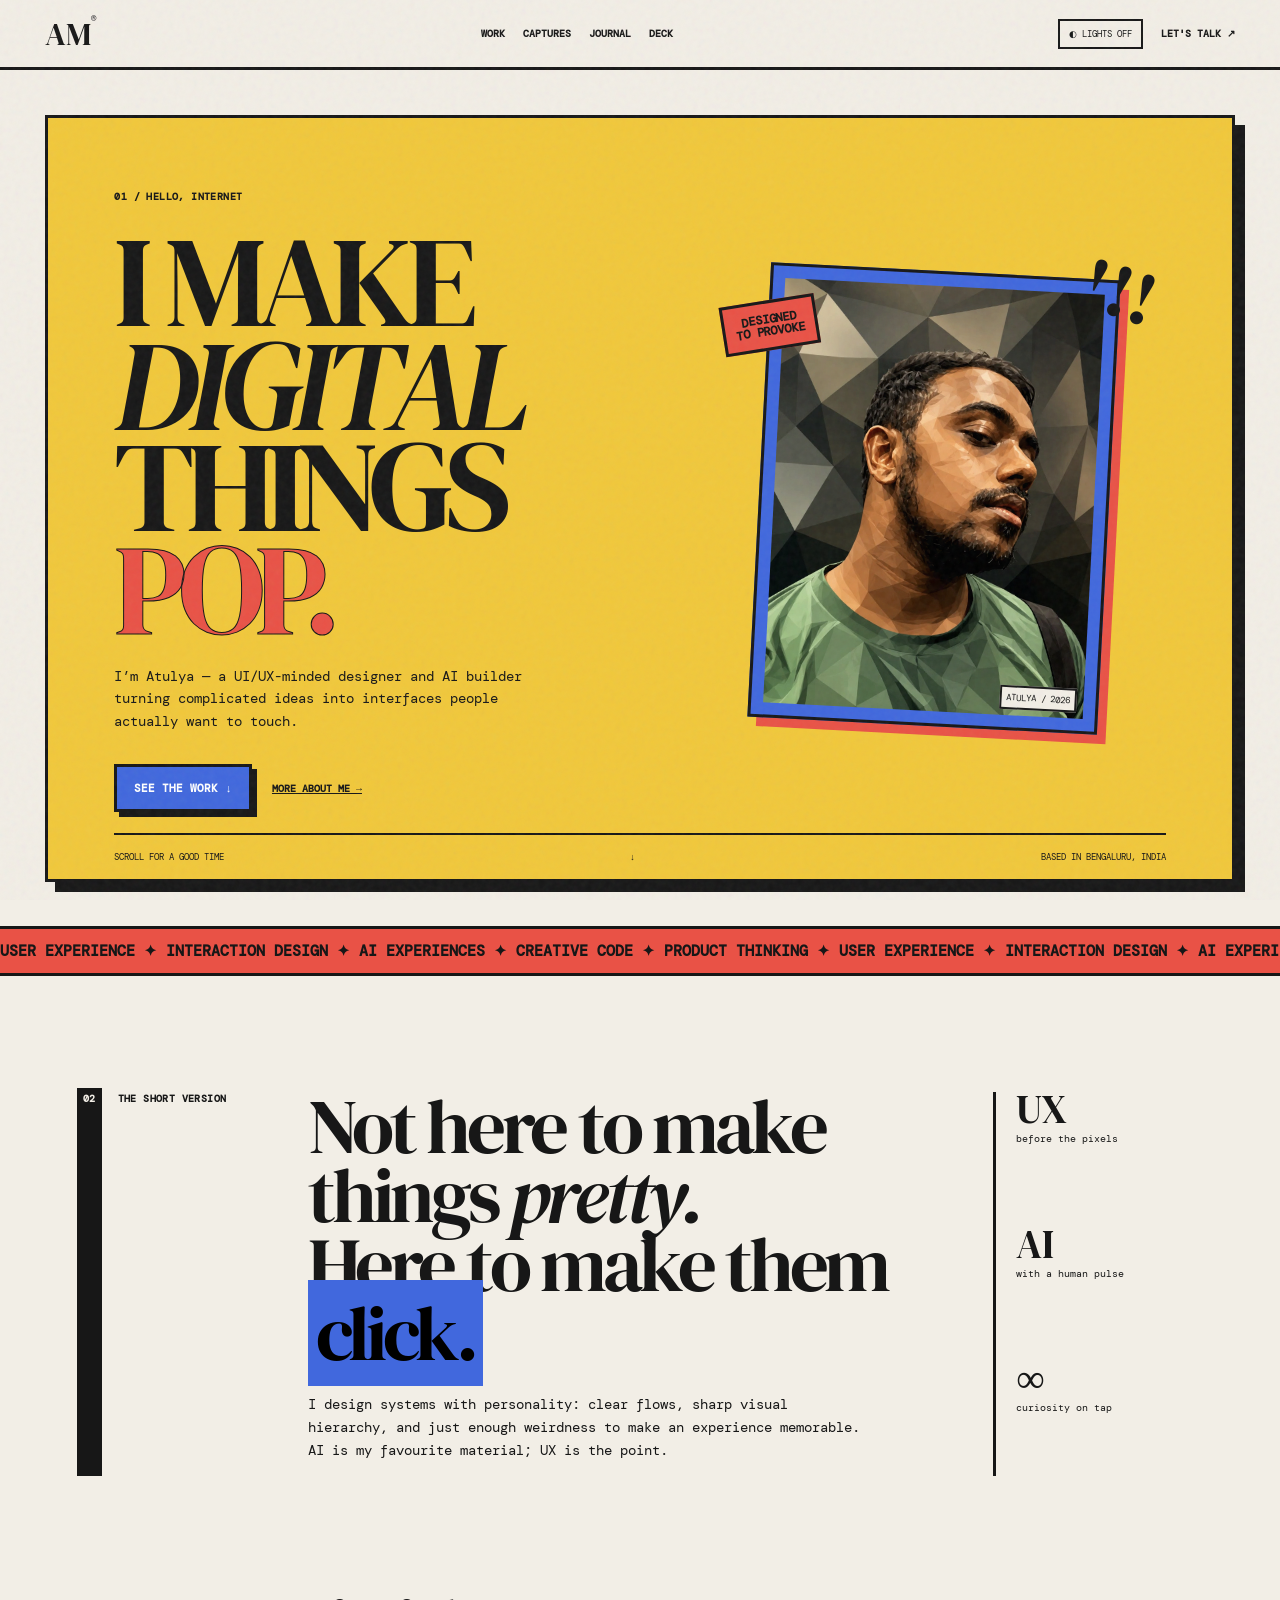
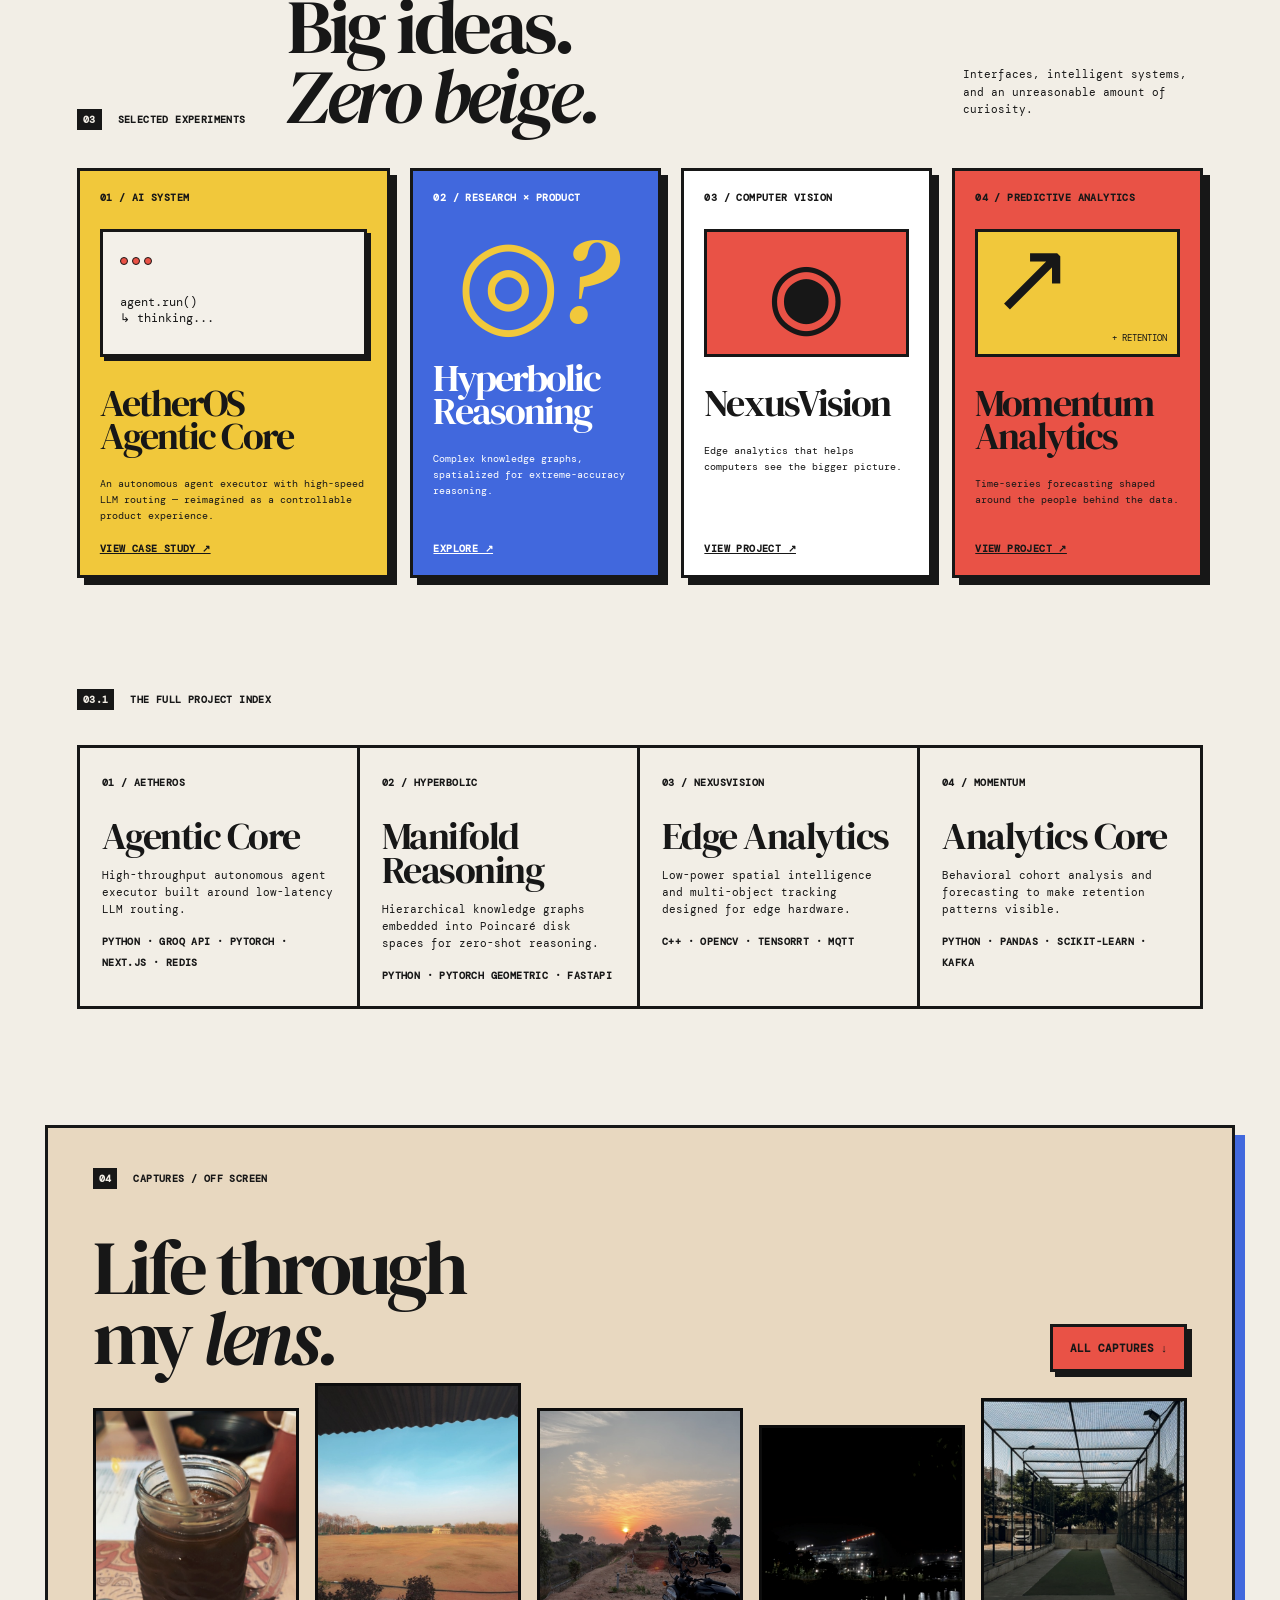
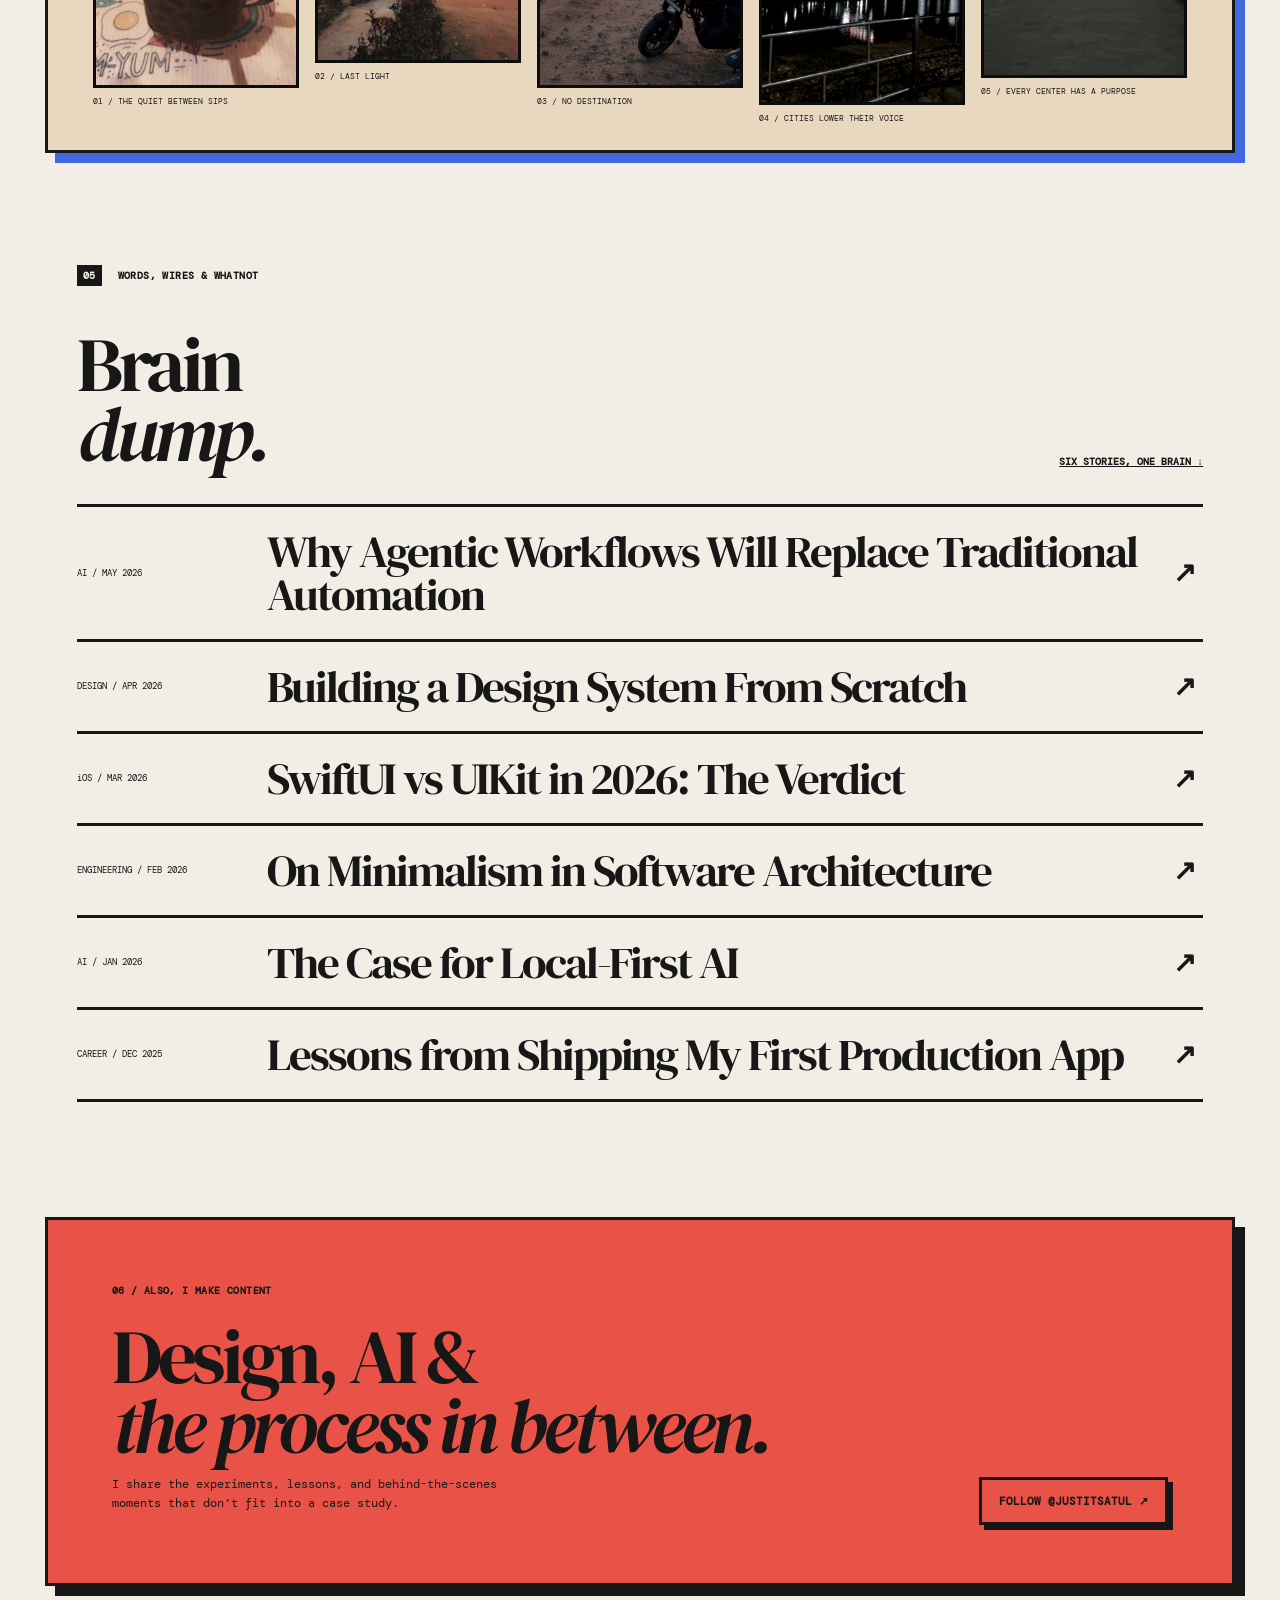
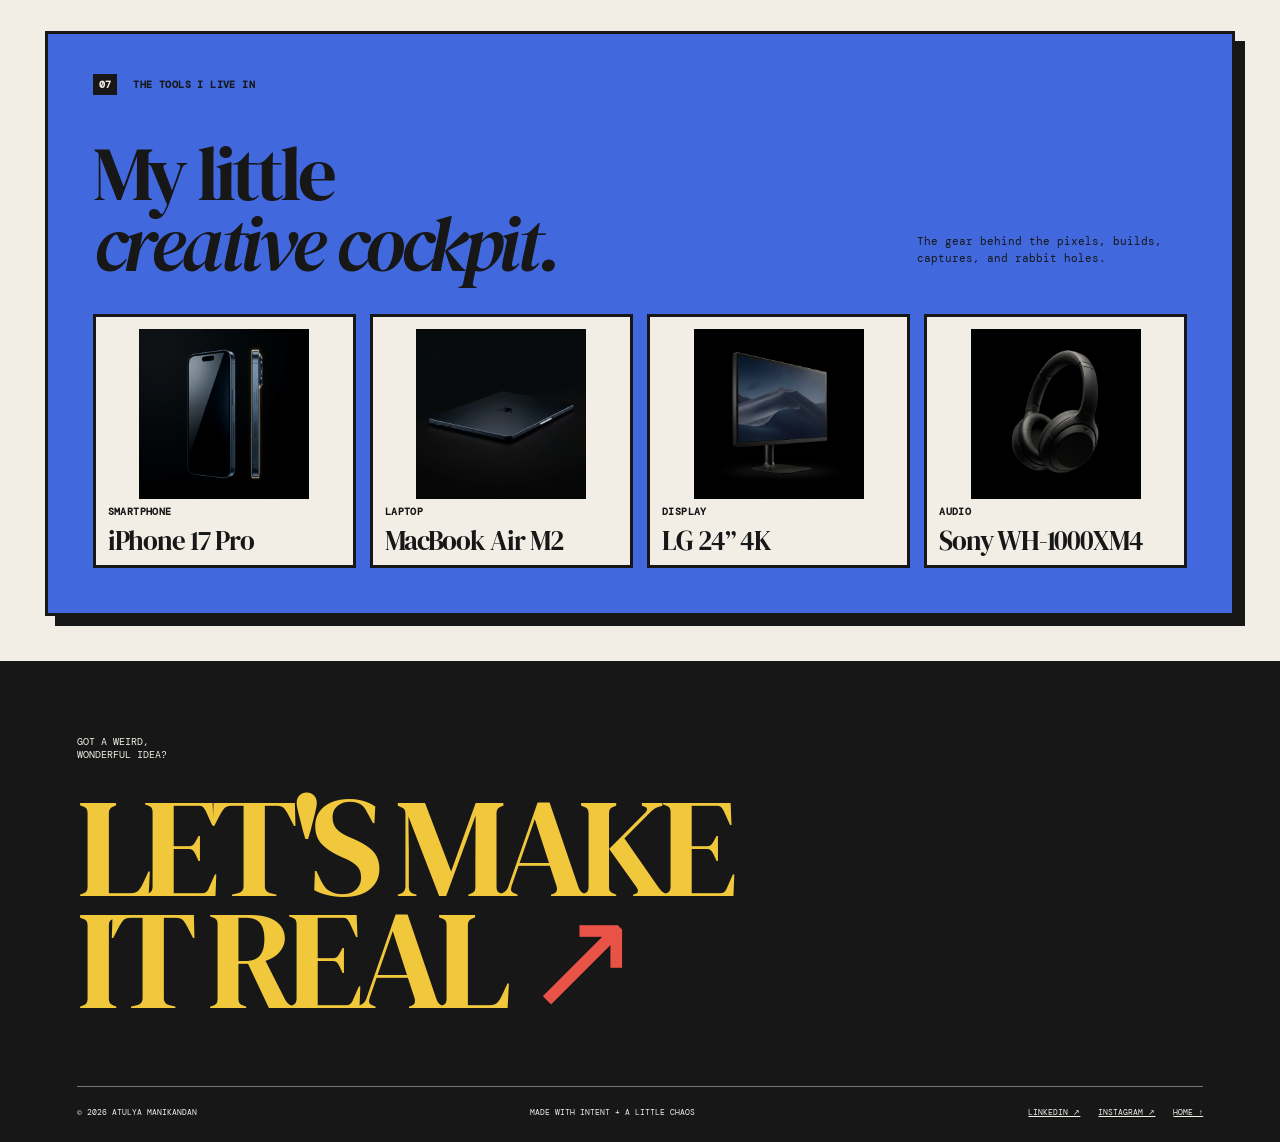
<file: index.html>
<!doctype html>
<html lang="en">
  <head>
    <meta charset="UTF-8" />
    <meta name="viewport" content="width=device-width, initial-scale=1.0" />
    <meta name="description" content="Atulya Manikandan — UI/UX designer and AI builder." />
    <title>Atulya Manikandan — Interface, Intelligence, Impact</title>
    <link rel="preconnect" href="https://fonts.googleapis.com" />
    <link rel="preconnect" href="https://fonts.gstatic.com" crossorigin />
    <link href="https://fonts.googleapis.com/css2?family=DM+Mono:wght@400;500&family=DM+Serif+Display:ital@0;1&display=swap" rel="stylesheet" />
    <link rel="stylesheet" href="style.css" />
  </head>
  <body>
    <div class="grain"></div>
    <header class="topbar">
      <a class="wordmark" href="#top">AM<span>®</span></a>
      <nav aria-label="Primary navigation"><a href="#work">WORK</a><a href="#captures">CAPTURES</a><a href="#journal">JOURNAL</a><a href="#deck">DECK</a></nav>
      <div class="topbar-actions"><button class="theme-toggle" type="button" aria-label="Switch to dark mode" aria-pressed="false">◐ <span>LIGHTS OFF</span></button><a class="lets-talk" href="mailto:atulyamanikandan@gmail.com">LET'S TALK ↗</a></div>
    </header>

    <main id="top">
      <section class="hero panel">
        <div class="hero-copy">
          <span class="eyebrow">01 / HELLO, INTERNET</span>
          <h1>I MAKE<br /><em>DIGITAL</em><br />THINGS <span>POP.</span></h1>
          <p class="intro">I’m Atulya — a UI/UX-minded designer and AI builder turning complicated ideas into interfaces people actually want to touch.</p>
          <div class="hero-actions">
            <a class="button button-blue" href="#work">SEE THE WORK <b>↓</b></a>
            <a class="text-link" href="#about">MORE ABOUT ME →</a>
          </div>
        </div>
        <div class="portrait-wrap">
          <span class="stamp stamp-red">DESIGNED<br />TO PROVOKE</span>
          <span class="scribble">!!!</span>
          <img src="assets/atulya-portrait.jpeg" alt="Portrait of Atulya Manikandan" />
          <span class="portrait-caption">ATULYA / 2026</span>
        </div>
        <div class="hero-foot"><span>SCROLL FOR A GOOD TIME</span><span>↓</span><span>BASED IN BENGALURU, INDIA</span></div>
      </section>

      <section class="ticker" aria-label="Capabilities"><div>USER EXPERIENCE ✦ INTERACTION DESIGN ✦ AI EXPERIENCES ✦ CREATIVE CODE ✦ PRODUCT THINKING ✦ USER EXPERIENCE ✦ INTERACTION DESIGN ✦ AI EXPERIENCES ✦ CREATIVE CODE ✦ PRODUCT THINKING ✦</div></section>

      <section class="about grid-section" id="about">
        <div class="section-label"><span>02</span><span>THE SHORT VERSION</span></div>
        <div class="about-main">
          <h2>Not here to make things <em>pretty.</em><br />Here to make them <mark>click.</mark></h2>
          <p>I design systems with personality: clear flows, sharp visual hierarchy, and just enough weirdness to make an experience memorable. AI is my favourite material; UX is the point.</p>
        </div>
        <div class="stats">
          <div><strong>UX</strong><span>before the pixels</span></div>
          <div><strong>AI</strong><span>with a human pulse</span></div>
          <div><strong>∞</strong><span>curiosity on tap</span></div>
        </div>
      </section>

      <section class="work" id="work">
        <div class="section-head"><div class="section-label"><span>03</span><span>SELECTED EXPERIMENTS</span></div><h2>Big ideas.<br /><em>Zero beige.</em></h2><p>Interfaces, intelligent systems, and an unreasonable amount of curiosity.</p></div>
        <div class="projects-grid">
          <a class="project project-yellow feature" href="#project-details"><span class="project-no">01 / AI SYSTEM</span><div class="window"><span></span><span></span><span></span><code>agent.run()<br />↳ thinking...</code></div><h3>AetherOS<br />Agentic Core</h3><p>An autonomous agent executor with high-speed LLM routing — reimagined as a controllable product experience.</p><b>VIEW CASE STUDY ↗</b></a>
          <a class="project project-blue" href="#project-details"><span class="project-no">02 / RESEARCH × PRODUCT</span><div class="orbit">◎<i>?</i></div><h3>Hyperbolic<br />Reasoning</h3><p>Complex knowledge graphs, spatialized for extreme-accuracy reasoning.</p><b>EXPLORE ↗</b></a>
          <a class="project project-white" href="#project-details"><span class="project-no">03 / COMPUTER VISION</span><div class="eye">◉</div><h3>NexusVision</h3><p>Edge analytics that helps computers see the bigger picture.</p><b>VIEW PROJECT ↗</b></a>
          <a class="project project-red" href="#project-details"><span class="project-no">04 / PREDICTIVE ANALYTICS</span><div class="chart">↗<small>+ RETENTION</small></div><h3>Momentum<br />Analytics</h3><p>Time-series forecasting shaped around the people behind the data.</p><b>VIEW PROJECT ↗</b></a>
        </div>
      </section>

      <section class="project-details" id="project-details">
        <div class="section-label"><span>03.1</span><span>THE FULL PROJECT INDEX</span></div>
        <div class="detail-grid">
          <article><b>01 / AETHEROS</b><h3>Agentic Core</h3><p>High-throughput autonomous agent executor built around low-latency LLM routing.</p><span>PYTHON · GROQ API · PYTORCH · NEXT.JS · REDIS</span></article>
          <article><b>02 / HYPERBOLIC</b><h3>Manifold Reasoning</h3><p>Hierarchical knowledge graphs embedded into Poincaré disk spaces for zero-shot reasoning.</p><span>PYTHON · PYTORCH GEOMETRIC · FASTAPI</span></article>
          <article><b>03 / NEXUSVISION</b><h3>Edge Analytics</h3><p>Low-power spatial intelligence and multi-object tracking designed for edge hardware.</p><span>C++ · OPENCV · TENSORRT · MQTT</span></article>
          <article><b>04 / MOMENTUM</b><h3>Analytics Core</h3><p>Behavioral cohort analysis and forecasting to make retention patterns visible.</p><span>PYTHON · PANDAS · SCIKIT-LEARN · KAFKA</span></article>
        </div>
      </section>

      <section class="captures panel" id="captures">
        <div class="section-label"><span>04</span><span>CAPTURES / OFF SCREEN</span></div>
        <div class="captures-head"><h2>Life through<br />my <em>lens.</em></h2><a class="button button-red" href="#captures">ALL CAPTURES ↓</a></div>
        <div class="capture-grid">
          <figure><img src="assets/capture-1.jpg" alt="Iced coffee at cafe" /><figcaption>01 / THE QUIET BETWEEN SIPS</figcaption></figure>
          <figure><img src="assets/capture-3.jpg" alt="Golden hour field" /><figcaption>02 / LAST LIGHT</figcaption></figure>
          <figure><img src="assets/capture-5.jpg" alt="Motorcycles at sunset" /><figcaption>03 / NO DESTINATION</figcaption></figure>
          <figure><img src="assets/capture-2.jpg" alt="Night cityscape" /><figcaption>04 / CITIES LOWER THEIR VOICE</figcaption></figure>
          <figure><img src="assets/capture-4.jpg" alt="Cricket nets" /><figcaption>05 / EVERY CENTER HAS A PURPOSE</figcaption></figure>
        </div>
      </section>

      <section class="journal" id="journal">
        <div class="section-label"><span>05</span><span>WORDS, WIRES &amp; WHATNOT</span></div>
        <div class="journal-title"><h2>Brain<br /><em>dump.</em></h2><a href="#journal">SIX STORIES, ONE BRAIN ↓</a></div>
        <a class="post" href="posts/agentic-workflows.html"><span>AI / MAY 2026</span><h3>Why Agentic Workflows Will Replace Traditional Automation</h3><b>↗</b></a>
        <a class="post" href="posts/design-system.html"><span>DESIGN / APR 2026</span><h3>Building a Design System From Scratch</h3><b>↗</b></a>
        <a class="post post-more" href="posts/swiftui-uikit.html"><span>iOS / MAR 2026</span><h3>SwiftUI vs UIKit in 2026: The Verdict</h3><b>↗</b></a>
        <a class="post post-more" href="posts/minimalism-arch.html"><span>ENGINEERING / FEB 2026</span><h3>On Minimalism in Software Architecture</h3><b>↗</b></a>
        <a class="post post-more" href="posts/local-first-ai.html"><span>AI / JAN 2026</span><h3>The Case for Local-First AI</h3><b>↗</b></a>
        <a class="post post-more" href="posts/first-production-app.html"><span>CAREER / DEC 2025</span><h3>Lessons from Shipping My First Production App</h3><b>↗</b></a>
      </section>

      <section class="content-callout panel" id="content" style="background:var(--red);padding:4.5vw 5vw;display:flex;align-items:end;justify-content:space-between;gap:32px">
        <div><span class="eyebrow">06 / ALSO, I MAKE CONTENT</span><h2 style="font:clamp(42px,6vw,84px)/.9 var(--serif);letter-spacing:-.055em;margin:23px 0 15px">Design, AI &amp;<br /><em>the process in between.</em></h2><p style="max-width:420px;font-size:12px;line-height:1.6">I share the experiments, lessons, and behind-the-scenes moments that don’t fit into a case study.</p></div>
        <a class="button button-red" href="https://instagram.com/justitsatul" target="_blank" rel="noreferrer">FOLLOW @JUSTITSATUL ↗</a>
      </section>

      <section class="deck panel" id="deck">
        <div class="section-label"><span>07</span><span>THE TOOLS I LIVE IN</span></div>
        <div class="deck-head"><h2>My little<br /><em>creative cockpit.</em></h2><p>The gear behind the pixels, builds, captures, and rabbit holes.</p></div>
        <div class="deck-grid">
          <article><img src="assets/iphone.png" alt="iPhone 17 Pro" /><span>SMARTPHONE</span><h3>iPhone 17 Pro</h3></article>
          <article><img src="assets/macbook.png" alt="MacBook Air M2" /><span>LAPTOP</span><h3>MacBook Air M2</h3></article>
          <article><img src="assets/monitor.png" alt="LG 4K Monitor" /><span>DISPLAY</span><h3>LG 24” 4K</h3></article>
          <article><img src="assets/sony.png" alt="Sony headphones" /><span>AUDIO</span><h3>Sony WH-1000XM4</h3></article>
        </div>
      </section>
    </main>
    <footer>
      <p>GOT A WEIRD,<br />WONDERFUL IDEA?</p>
      <a class="giant-link" href="mailto:atulyamanikandan@gmail.com">LET'S MAKE<br />IT REAL <span>↗</span></a>
      <div class="footer-bottom"><span>© 2026 ATULYA MANIKANDAN</span><span>MADE WITH INTENT + A LITTLE CHAOS</span><div class="socials"><a href="https://www.linkedin.com/in/atulya-manikandan-186bb0298/" target="_blank" rel="noreferrer">LINKEDIN ↗</a><a href="https://instagram.com/justitsatul" target="_blank" rel="noreferrer">INSTAGRAM ↗</a><a href="#top">HOME ↑</a></div></div>
    </footer>
    <script>
      const toggle = document.querySelector('.theme-toggle');
      const applyTheme = dark => { document.documentElement.dataset.theme = dark ? 'dark' : 'light'; toggle.setAttribute('aria-pressed', dark); toggle.setAttribute('aria-label', dark ? 'Switch to light mode' : 'Switch to dark mode'); toggle.innerHTML = dark ? '☼ <span>LIGHTS ON</span>' : '◐ <span>LIGHTS OFF</span>'; };
      applyTheme(localStorage.getItem('portfolio-theme') === 'dark');
      toggle.addEventListener('click', () => { const dark = document.documentElement.dataset.theme !== 'dark'; localStorage.setItem('portfolio-theme', dark ? 'dark' : 'light'); applyTheme(dark); });
    </script>
  </body>
</html>
</file>
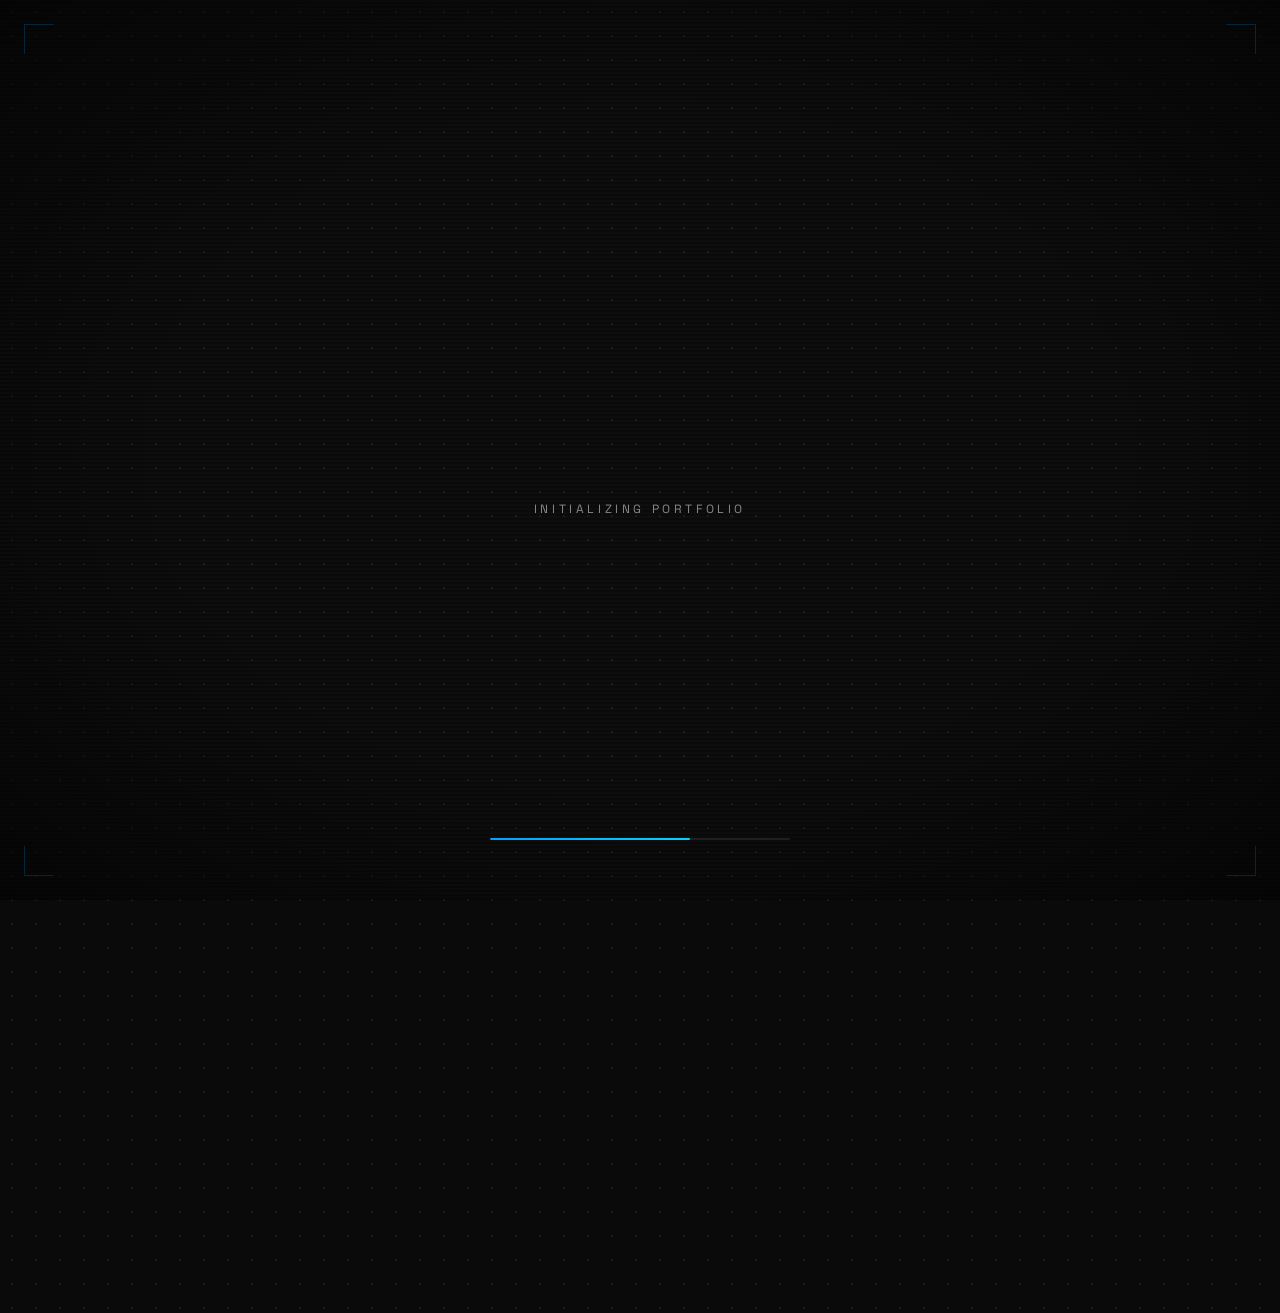
<file: blog.html>
<!DOCTYPE html>
<html lang="en">
<head>
  <meta charset="UTF-8">
  <meta name="viewport" content="width=device-width, initial-scale=1.0">
  <meta name="color-scheme" content="dark">
  <meta name="view-transition" content="same-origin">
  <meta name="description" content="Technical journal and engineering thoughts">
  <title>Blog — Portfolio</title>
  <link rel="preconnect" href="https://fonts.googleapis.com">
  <link rel="preconnect" href="https://fonts.gstatic.com" crossorigin>
  <link href="https://fonts.googleapis.com/css2?family=Space+Grotesk:wght@300;400;500;600;700&display=swap" rel="stylesheet">
  <link rel="stylesheet" href="blog-style.css">
</head>
<body class="loading">

  <!-- ===== Loading Screen ===== -->
  <div class="loader-overlay" id="loader-overlay" aria-hidden="true">
    <div class="loader-corner loader-corner--tl"></div>
    <div class="loader-corner loader-corner--tr"></div>
    <div class="loader-corner loader-corner--bl"></div>
    <div class="loader-corner loader-corner--br"></div>
    <div class="loader-word-container">
      <span class="loader-word" data-text=""></span>
    </div>
    <p class="loader-subtext">Initializing Portfolio</p>
    <div class="loader-progress-track">
      <div class="loader-progress-bar"></div>
    </div>
  </div>

  <nav class="site-nav" aria-label="Main navigation">
    <div class="nav-inner">
      <a href="index.html" class="nav-brand">Atulya Manikandan</a>
      <div class="nav-links">
        <a href="index.html">Home</a>
        <a href="projects.html">Projects</a>
        <a href="blog.html" class="active" aria-current="page">Blog</a>
        <a href="captures.html">Captures</a>
        <a href="deck.html">Deck</a>
      </div>
    </div>
  </nav>

  <main class="page-container">

    <!-- ===== Blog Index View ===== -->
    <div class="blog-index fade-in" id="blog-index-view">
      <h1 class="page-title">Journal</h1>
      <p class="page-subtitle">Thoughts on engineering, design, and building things that matter.</p>

      <a href="#" class="blog-entry" data-article="agentic-workflows" id="entry-agentic-workflows">
        <div class="blog-entry-inner">
          <div class="blog-entry-meta">
            <span class="blog-date">May 2026</span>
            <span class="blog-tag">AI</span>
          </div>
          <h2 class="blog-title">Why Agentic Workflows Will Replace Traditional Automation</h2>
          <p class="blog-excerpt">The shift from rule-based pipelines to autonomous reasoning agents is not incremental — it's a phase transition in how software operates.</p>
        </div>
        <span class="blog-arrow" aria-hidden="true">→</span>
      </a>

      <a href="#" class="blog-entry" data-article="design-system" id="entry-design-system">
        <div class="blog-entry-inner">
          <div class="blog-entry-meta">
            <span class="blog-date">Apr 2026</span>
            <span class="blog-tag">Design</span>
          </div>
          <h2 class="blog-title">Building a Design System From Scratch</h2>
          <p class="blog-excerpt">How token-driven CSS architectures create consistency at scale — without the overhead of component libraries.</p>
        </div>
        <span class="blog-arrow" aria-hidden="true">→</span>
      </a>

      <a href="#" class="blog-entry" data-article="swiftui-uikit" id="entry-swiftui-uikit">
        <div class="blog-entry-inner">
          <div class="blog-entry-meta">
            <span class="blog-date">Mar 2026</span>
            <span class="blog-tag">iOS</span>
          </div>
          <h2 class="blog-title">SwiftUI vs UIKit in 2026: The Verdict</h2>
          <p class="blog-excerpt">After shipping production apps in both frameworks, here's an honest assessment of where each one wins.</p>
        </div>
        <span class="blog-arrow" aria-hidden="true">→</span>
      </a>

      <a href="#" class="blog-entry" data-article="minimalism-arch" id="entry-minimalism-arch">
        <div class="blog-entry-inner">
          <div class="blog-entry-meta">
            <span class="blog-date">Feb 2026</span>
            <span class="blog-tag">Engineering</span>
          </div>
          <h2 class="blog-title">On Minimalism in Software Architecture</h2>
          <p class="blog-excerpt">Complexity is the enemy of reliability. A manifesto for building systems that are as simple as they can be — but no simpler.</p>
        </div>
        <span class="blog-arrow" aria-hidden="true">→</span>
      </a>

      <a href="#" class="blog-entry" data-article="local-first-ai" id="entry-local-first-ai">
        <div class="blog-entry-inner">
          <div class="blog-entry-meta">
            <span class="blog-date">Jan 2026</span>
            <span class="blog-tag">AI</span>
          </div>
          <h2 class="blog-title">The Case for Local-First AI</h2>
          <p class="blog-excerpt">Why shipping models to the edge isn't just a performance play — it's a privacy imperative and an architectural inevitability.</p>
        </div>
        <span class="blog-arrow" aria-hidden="true">→</span>
      </a>

      <a href="#" class="blog-entry" data-article="first-production-app" id="entry-first-production-app">
        <div class="blog-entry-inner">
          <div class="blog-entry-meta">
            <span class="blog-date">Dec 2025</span>
            <span class="blog-tag">Career</span>
          </div>
          <h2 class="blog-title">Lessons from Shipping My First Production App</h2>
          <p class="blog-excerpt">What textbooks don't teach you about deployment, user feedback loops, and the art of letting go of perfect code.</p>
        </div>
        <span class="blog-arrow" aria-hidden="true">→</span>
      </a>

    </div>

    <!-- ===== Single Article View (hidden by default) ===== -->
    <div class="article-view" id="article-view" style="display: none;">
      <div class="article-view-inner fade-in">
        <a href="#" class="article-back-link" id="article-back-link">← Back to Articles</a>
        <div class="article-header">
          <div class="article-meta">
            <span class="article-date" id="article-date"></span>
            <span class="article-tag-single" id="article-tag"></span>
          </div>
          <h1 class="article-title" id="article-title"></h1>
        </div>
        <div class="article-body" id="article-body"></div>
      </div>
    </div>

  </main>

  <footer class="site-footer">
    <p>Made with <span class="heart">♥</span> in Bengaluru. Built on Antigravity.</p>
  </footer>

  <script src="blog.js"></script>
</body>
</html>
</file>
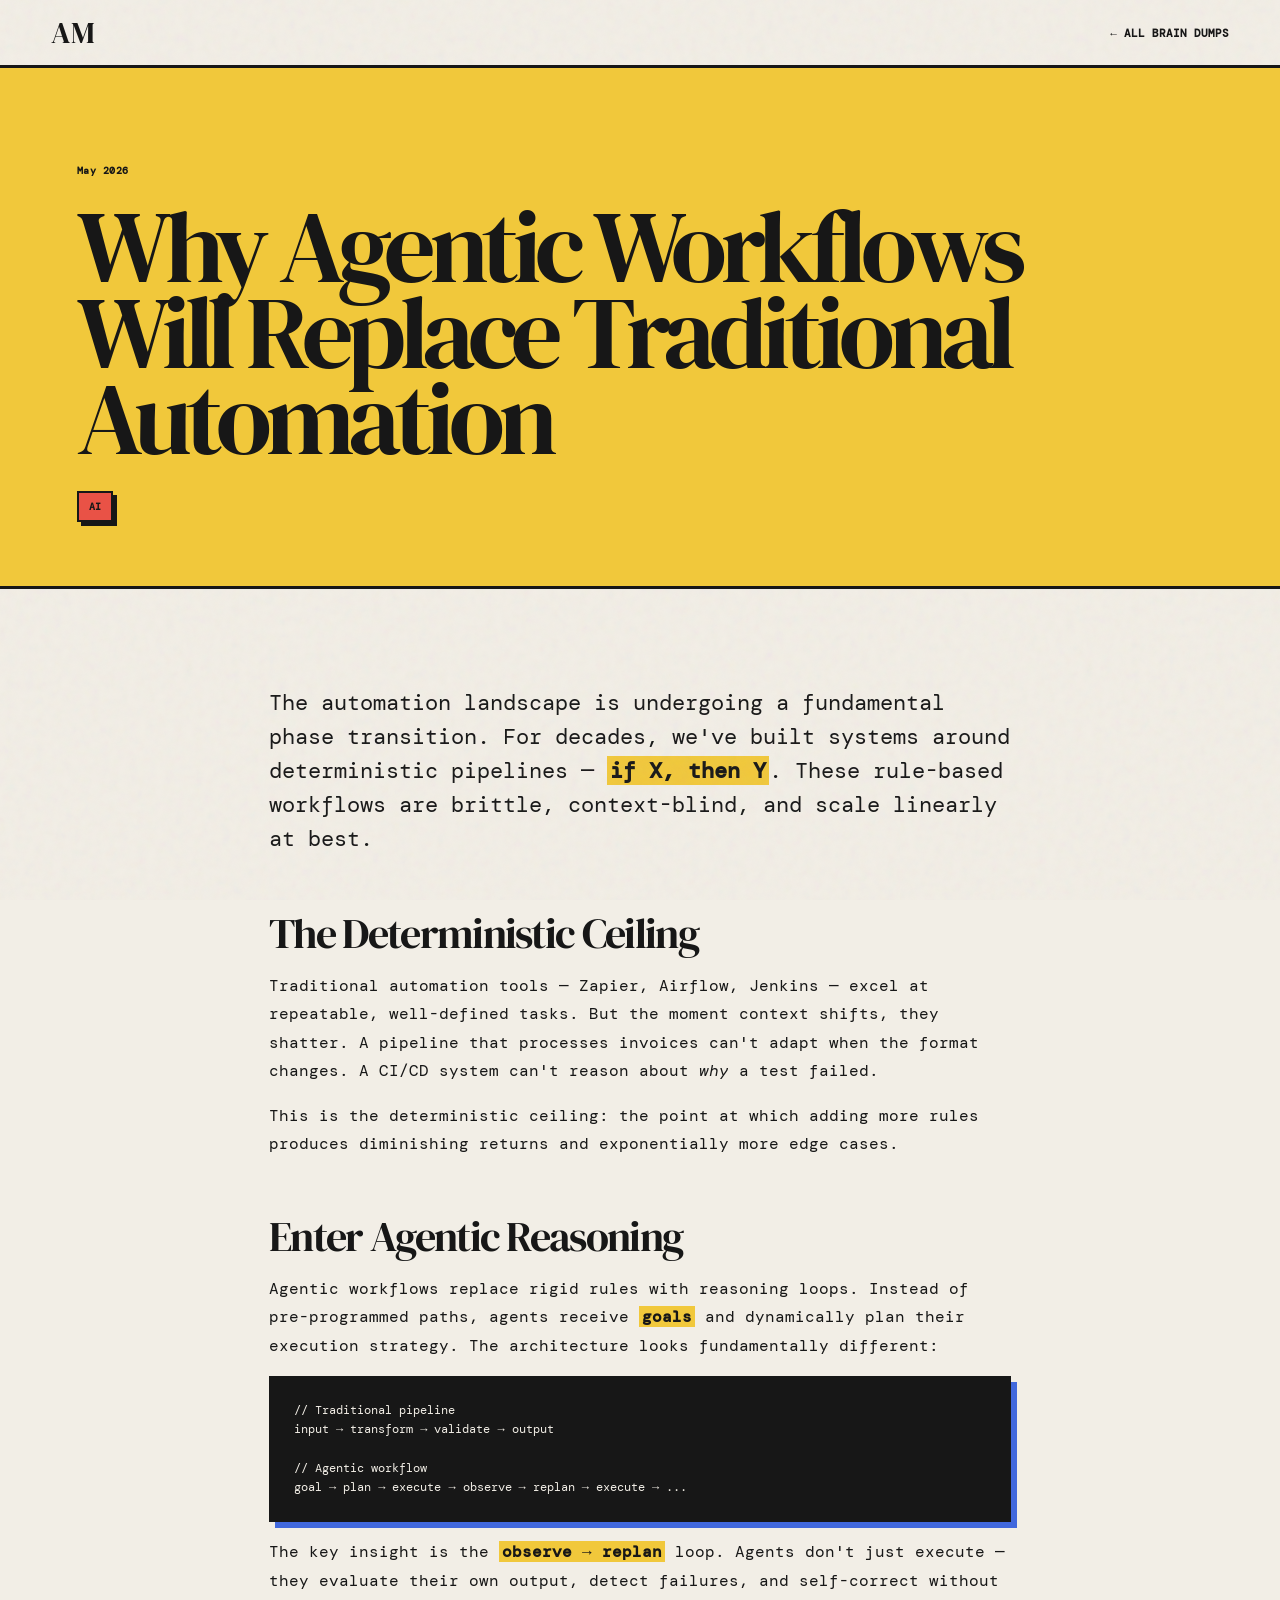
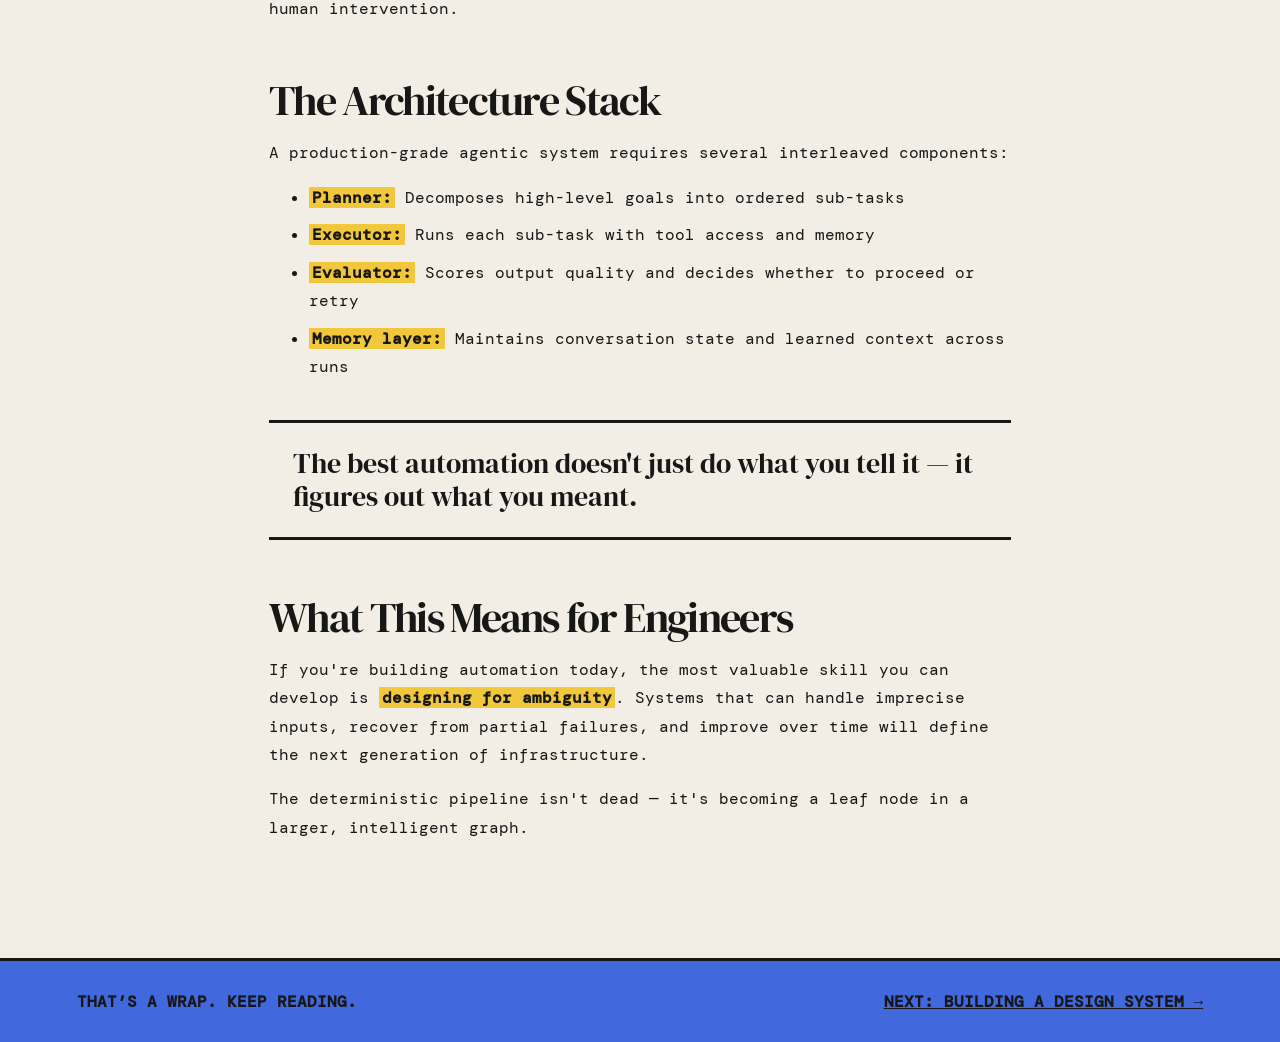
<file: posts/agentic-workflows.html>
<!doctype html><html lang="en"><head><meta charset="utf-8"><meta name="viewport" content="width=device-width,initial-scale=1"><link rel="preconnect" href="https://fonts.googleapis.com"><link href="https://fonts.googleapis.com/css2?family=DM+Mono:wght@400;500&family=DM+Serif+Display:ital@0;1&display=swap" rel="stylesheet"><link rel="stylesheet" href="post.css"></head><body data-post="agentic-workflows"><header class="bar"><a class="brand" href="../index.html">AM</a><a class="back" href="../index.html#journal">← ALL BRAIN DUMPS</a></header><section class="post-hero"><span class="kicker" data-date></span><h1 data-title></h1><span class="tag" data-tag></span></section><article></article><footer class="next"><span>THAT’S A WRAP. KEEP READING.</span><a href="design-system.html">NEXT: BUILDING A DESIGN SYSTEM →</a></footer><script src="../blog.js"></script><script src="post-render.js"></script></body></html>
</file>
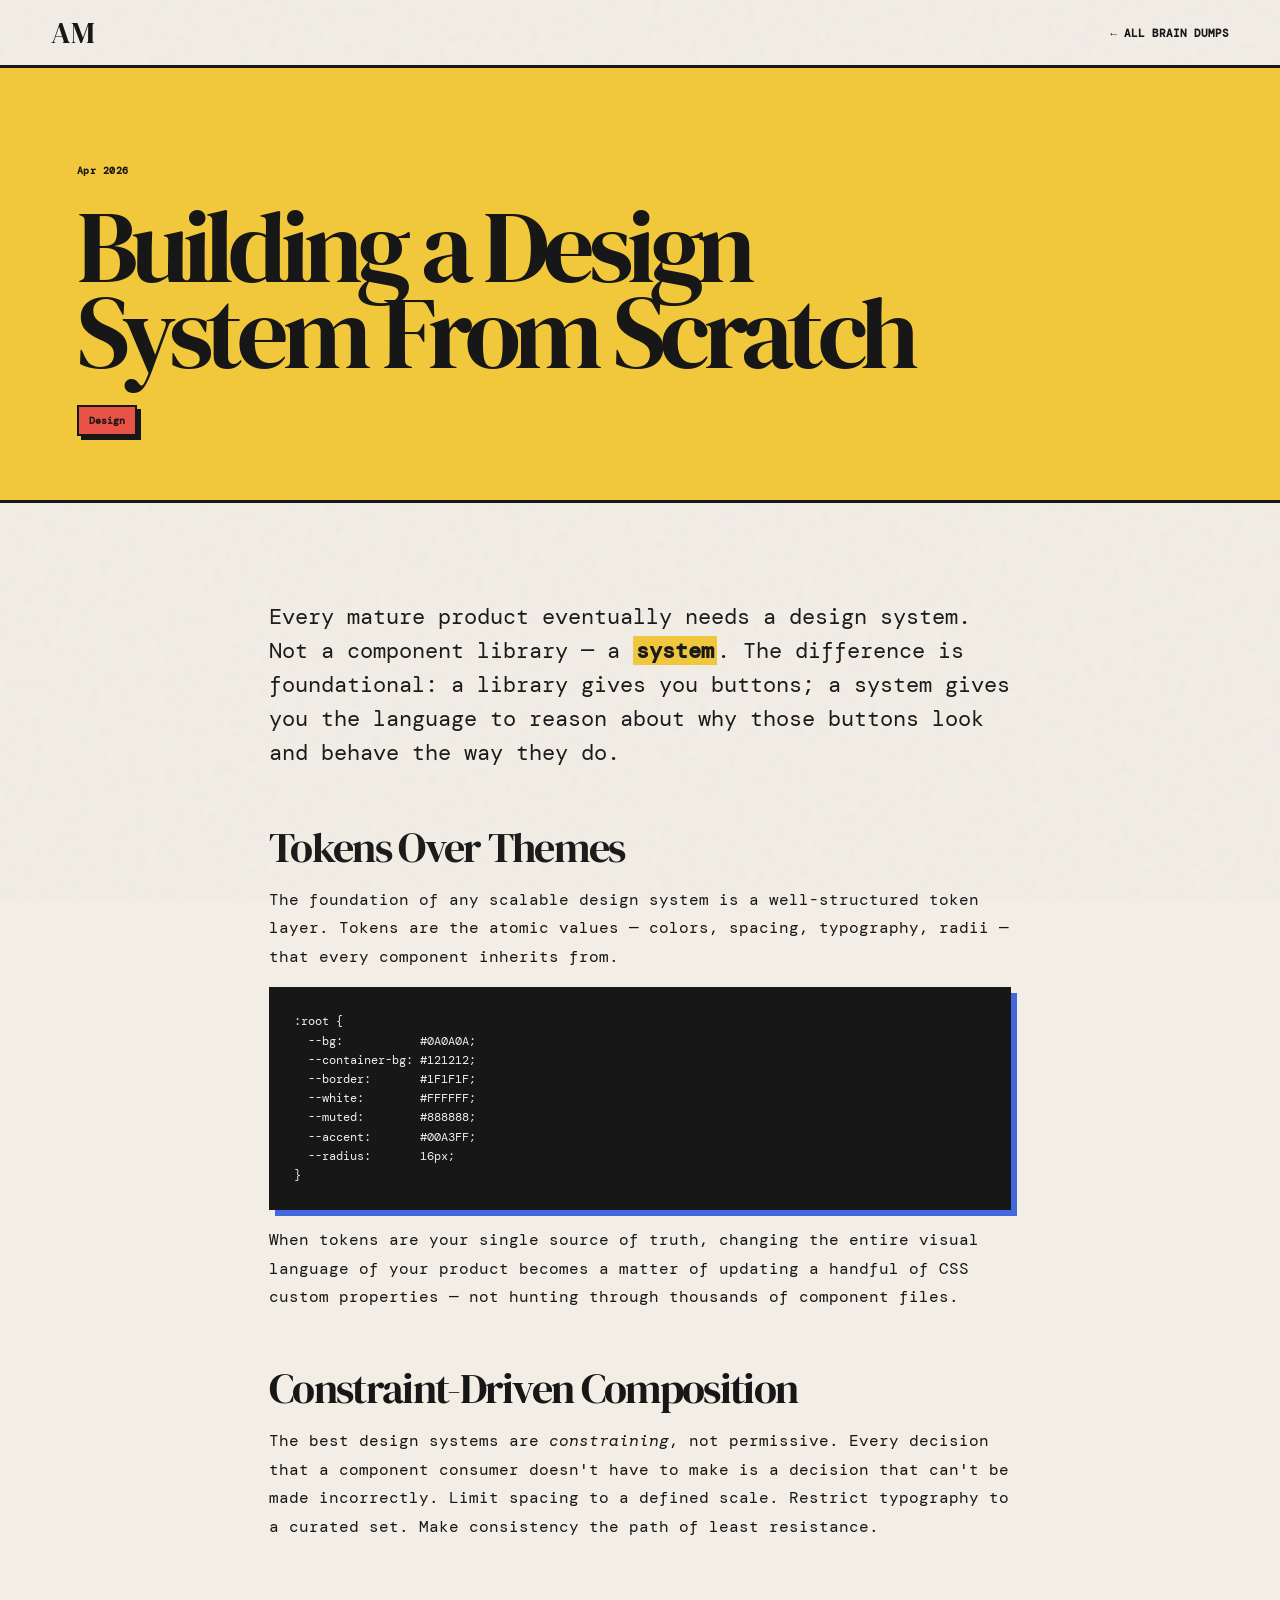
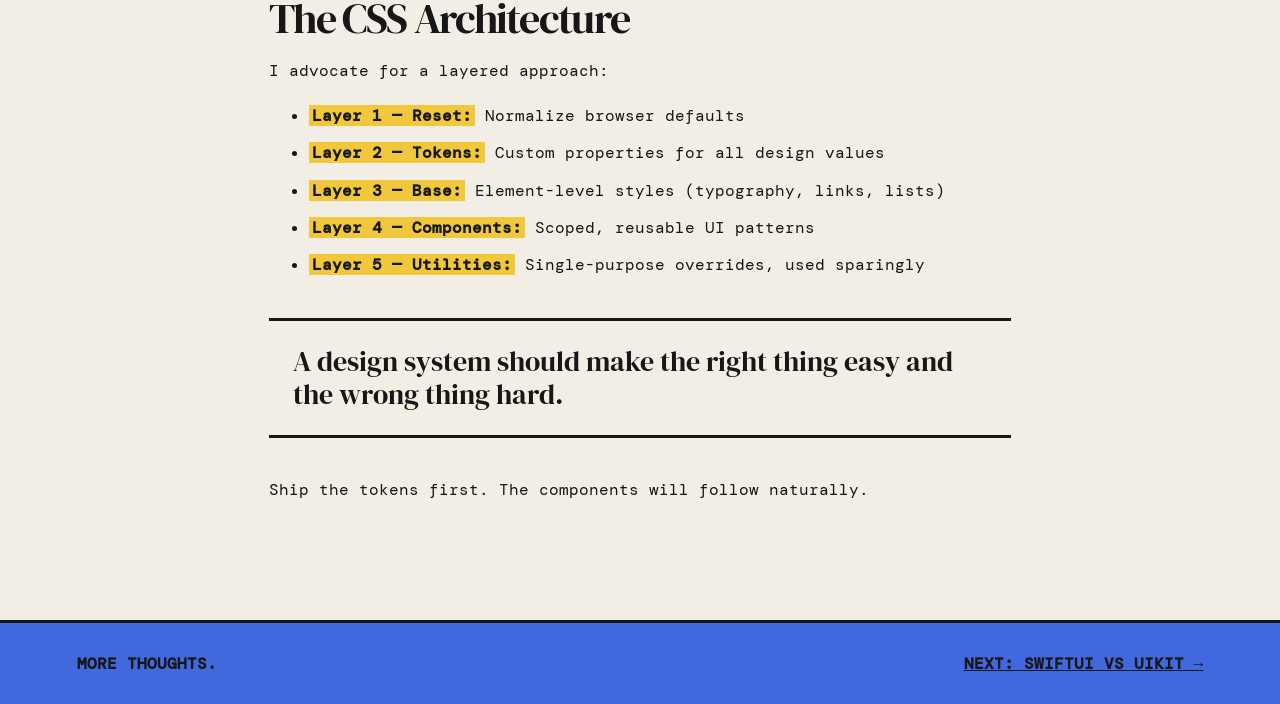
<file: posts/design-system.html>
<!doctype html><html lang="en"><head><meta charset="utf-8"><meta name="viewport" content="width=device-width,initial-scale=1"><link rel="preconnect" href="https://fonts.googleapis.com"><link href="https://fonts.googleapis.com/css2?family=DM+Mono:wght@400;500&family=DM+Serif+Display:ital@0;1&display=swap" rel="stylesheet"><link rel="stylesheet" href="post.css"></head><body data-post="design-system"><header class="bar"><a class="brand" href="../index.html">AM</a><a class="back" href="../index.html#journal">← ALL BRAIN DUMPS</a></header><section class="post-hero"><span class="kicker" data-date></span><h1 data-title></h1><span class="tag" data-tag></span></section><article></article><footer class="next"><span>MORE THOUGHTS.</span><a href="swiftui-uikit.html">NEXT: SWIFTUI VS UIKIT →</a></footer><script src="../blog.js"></script><script src="post-render.js"></script></body></html>
</file>
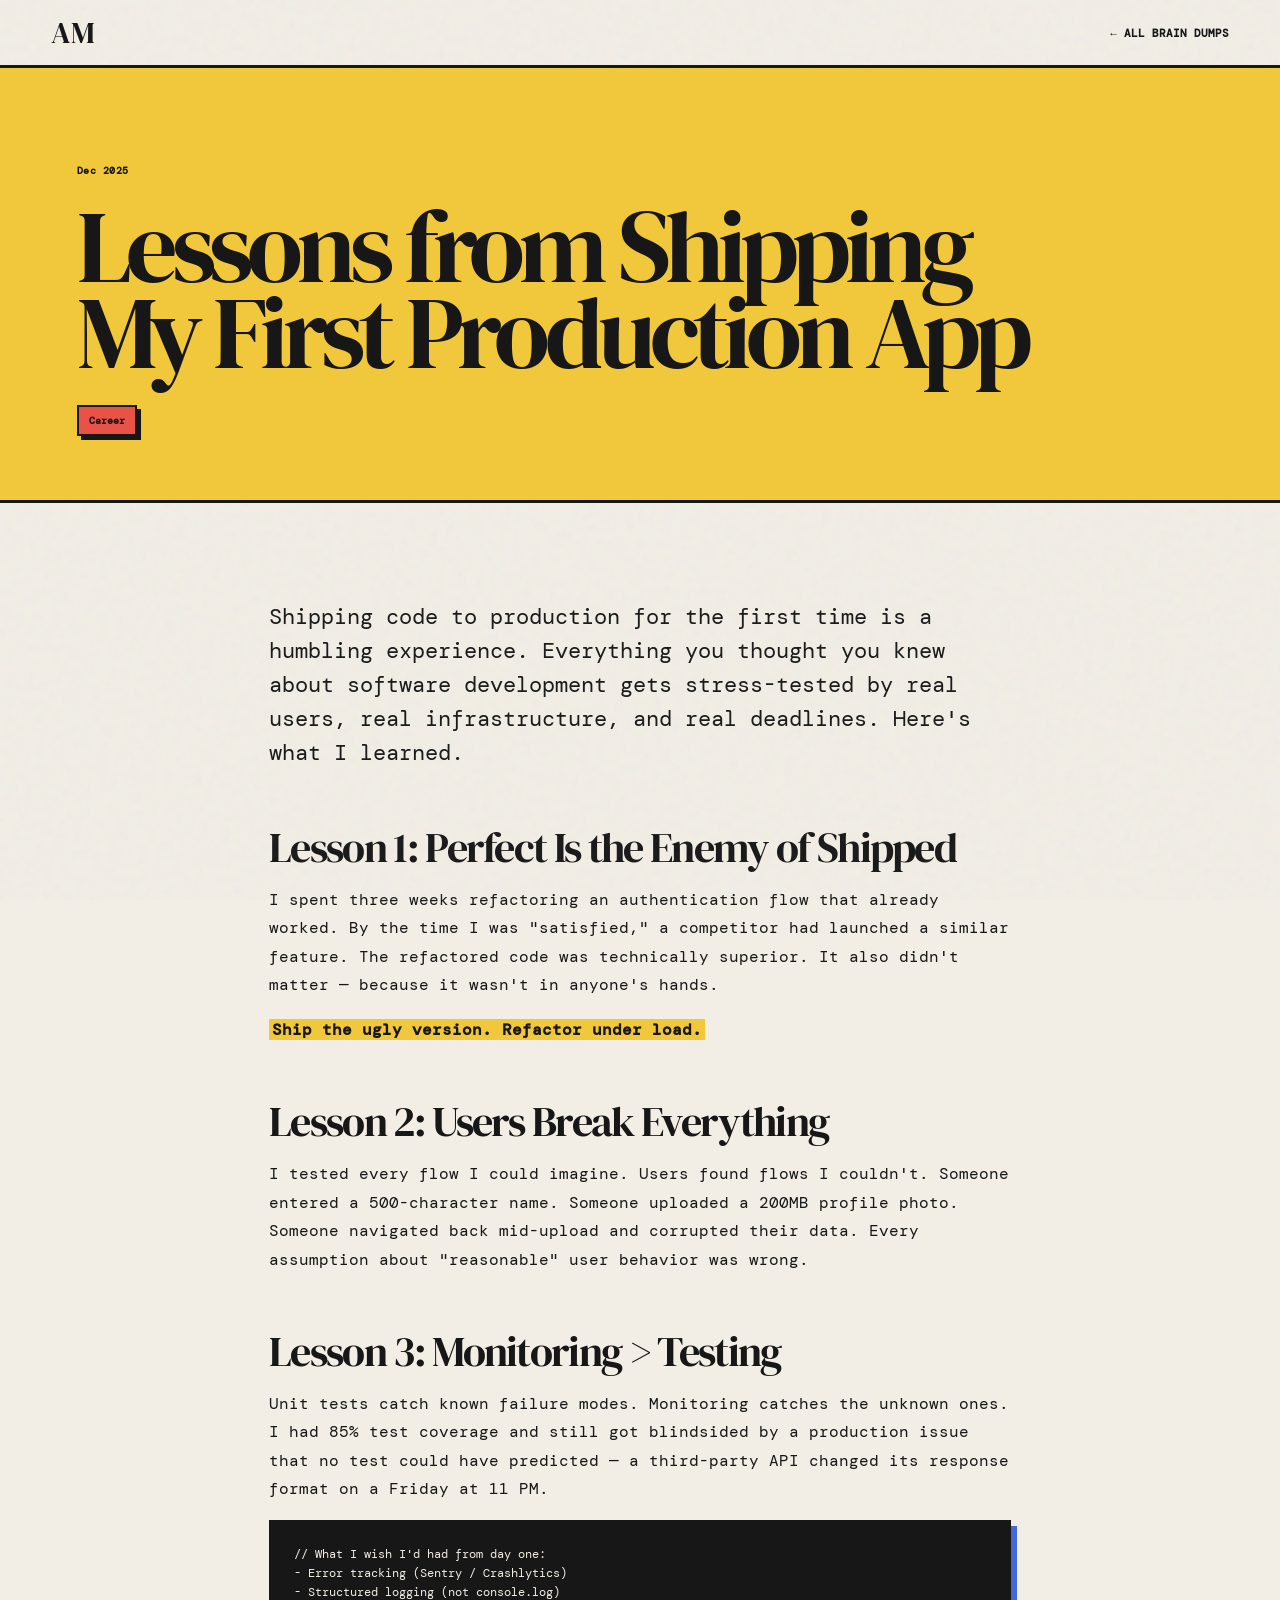
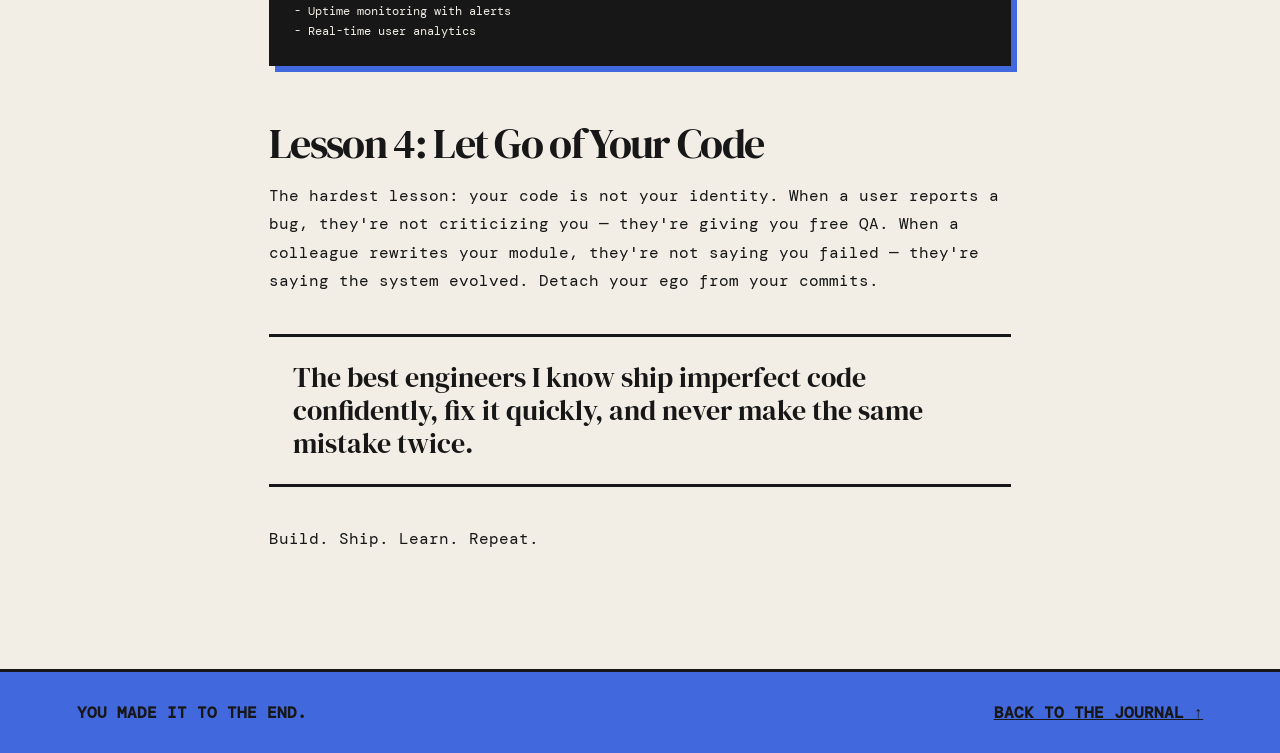
<file: posts/first-production-app.html>
<!doctype html><html lang="en"><head><meta charset="utf-8"><meta name="viewport" content="width=device-width,initial-scale=1"><link rel="preconnect" href="https://fonts.googleapis.com"><link href="https://fonts.googleapis.com/css2?family=DM+Mono:wght@400;500&family=DM+Serif+Display:ital@0;1&display=swap" rel="stylesheet"><link rel="stylesheet" href="post.css"></head><body data-post="first-production-app"><header class="bar"><a class="brand" href="../index.html">AM</a><a class="back" href="../index.html#journal">← ALL BRAIN DUMPS</a></header><section class="post-hero"><span class="kicker" data-date></span><h1 data-title></h1><span class="tag" data-tag></span></section><article></article><footer class="next"><span>YOU MADE IT TO THE END.</span><a href="../index.html#journal">BACK TO THE JOURNAL ↑</a></footer><script src="../blog.js"></script><script src="post-render.js"></script></body></html>
</file>
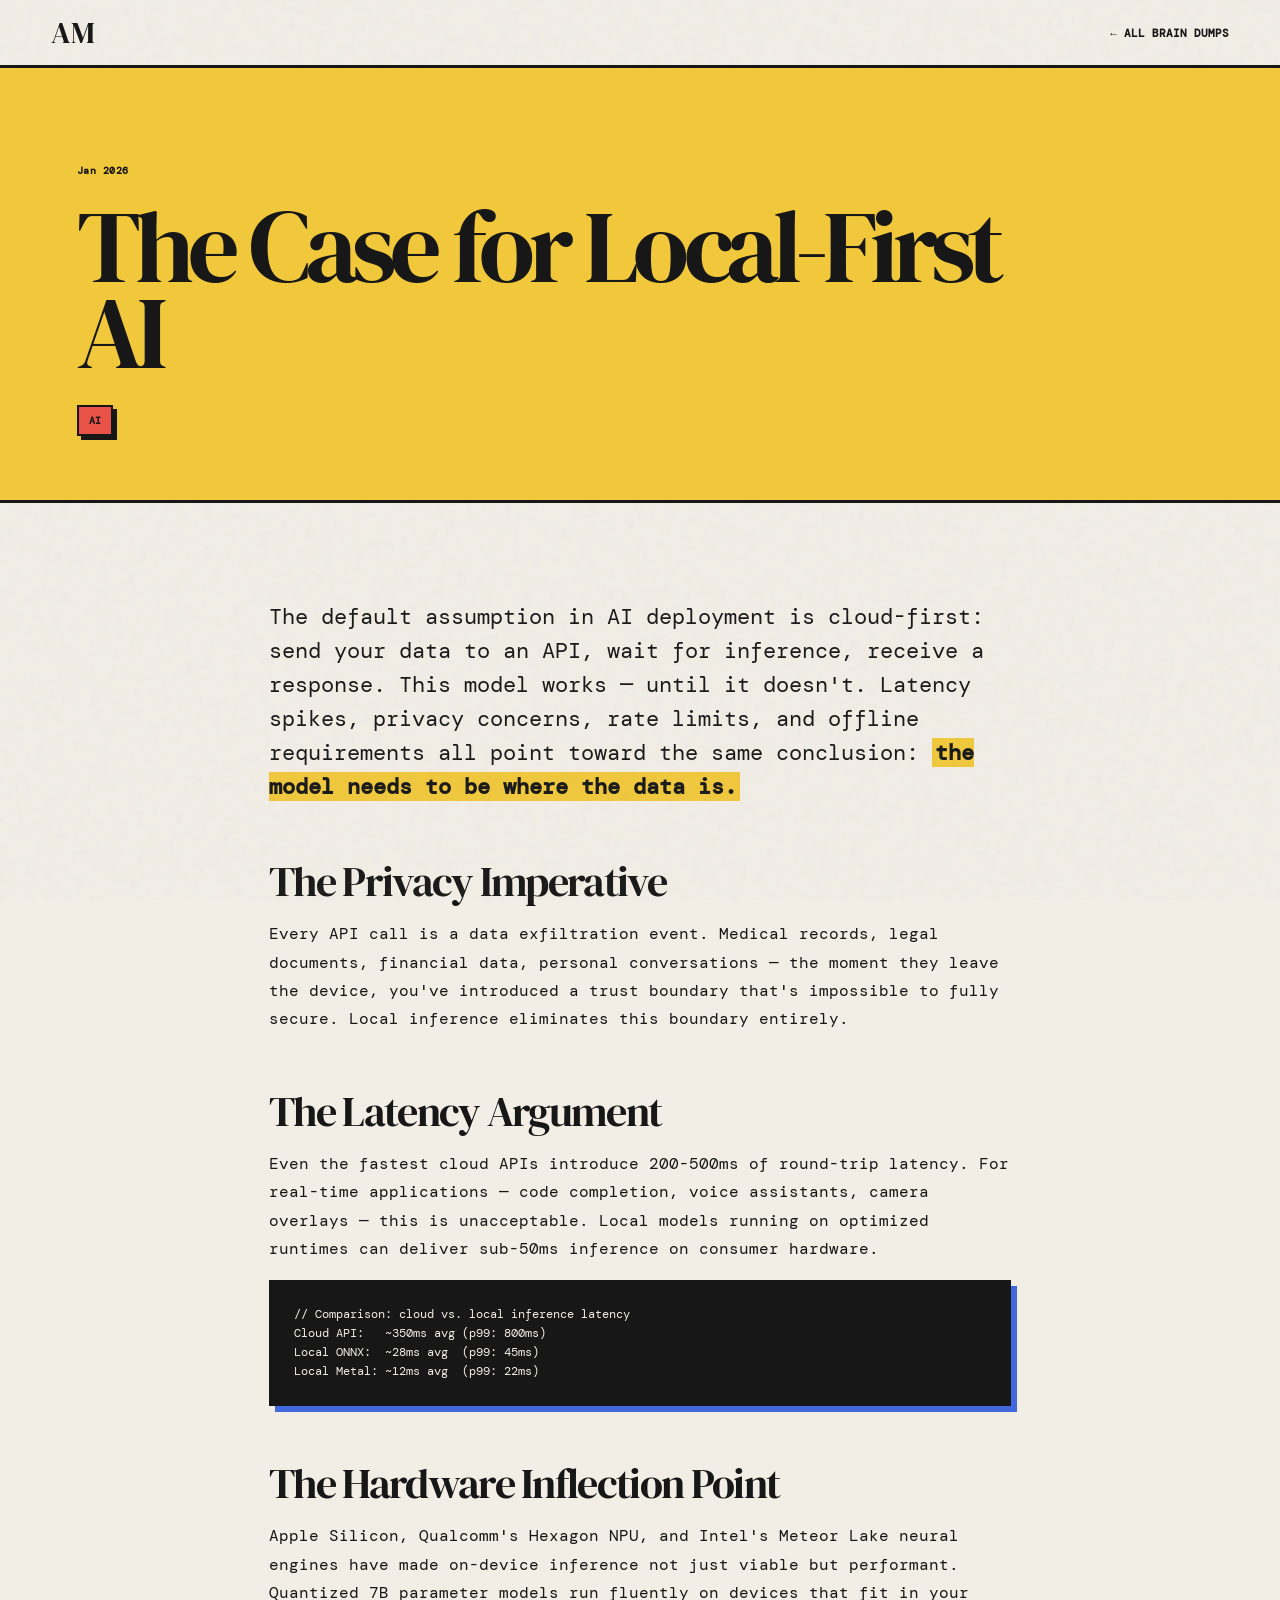
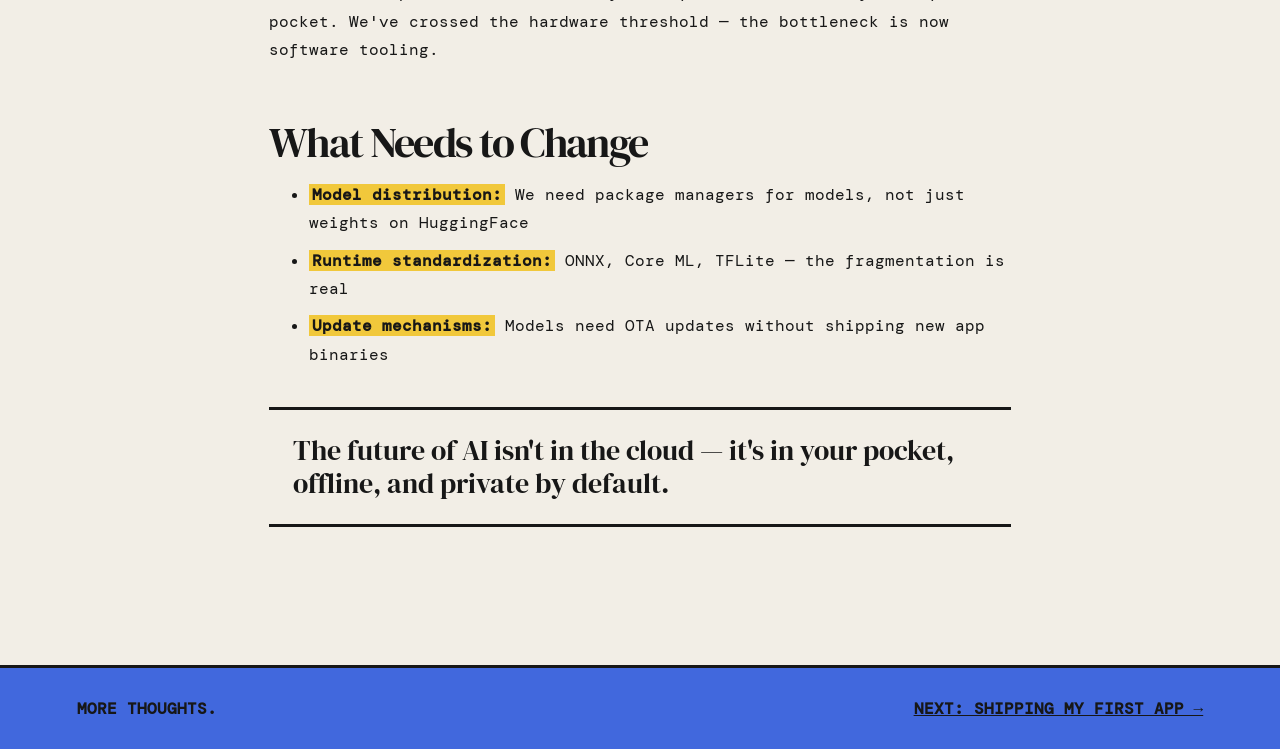
<file: posts/local-first-ai.html>
<!doctype html><html lang="en"><head><meta charset="utf-8"><meta name="viewport" content="width=device-width,initial-scale=1"><link rel="preconnect" href="https://fonts.googleapis.com"><link href="https://fonts.googleapis.com/css2?family=DM+Mono:wght@400;500&family=DM+Serif+Display:ital@0;1&display=swap" rel="stylesheet"><link rel="stylesheet" href="post.css"></head><body data-post="local-first-ai"><header class="bar"><a class="brand" href="../index.html">AM</a><a class="back" href="../index.html#journal">← ALL BRAIN DUMPS</a></header><section class="post-hero"><span class="kicker" data-date></span><h1 data-title></h1><span class="tag" data-tag></span></section><article></article><footer class="next"><span>MORE THOUGHTS.</span><a href="first-production-app.html">NEXT: SHIPPING MY FIRST APP →</a></footer><script src="../blog.js"></script><script src="post-render.js"></script></body></html>
</file>
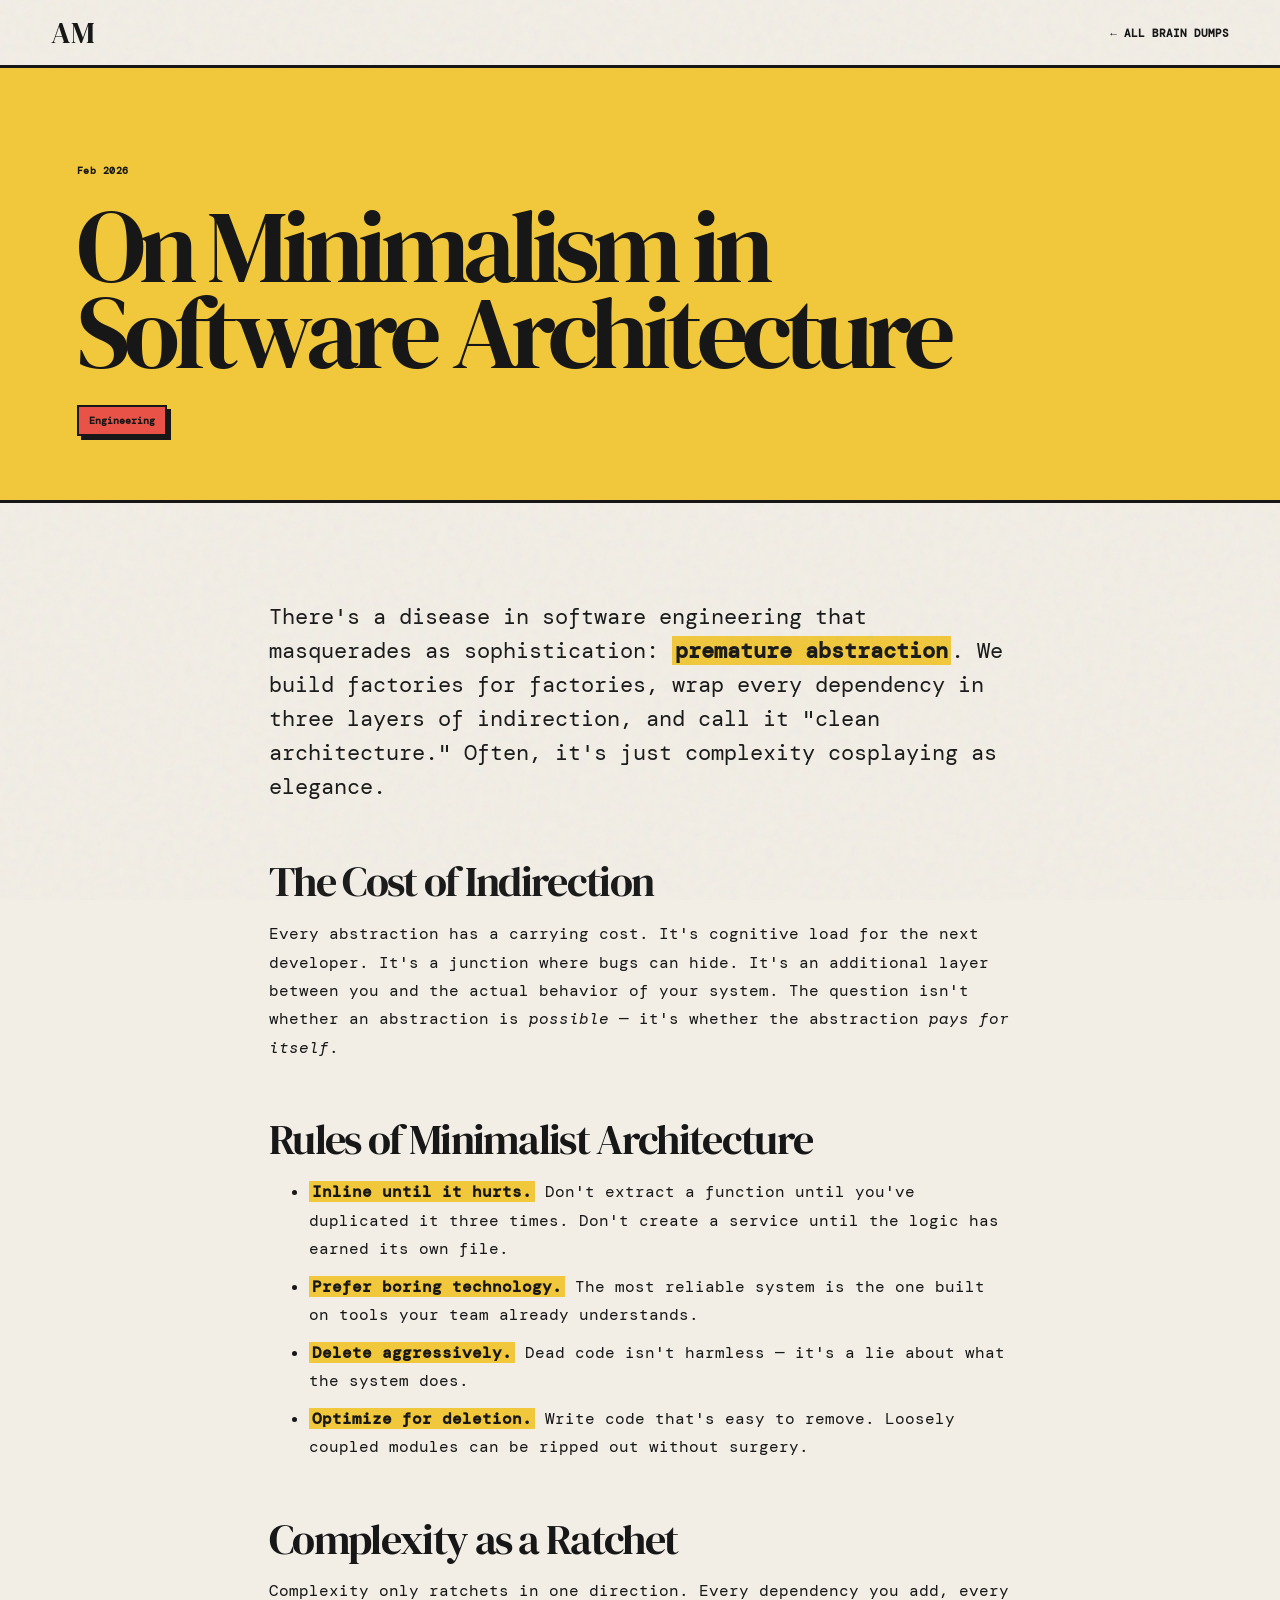
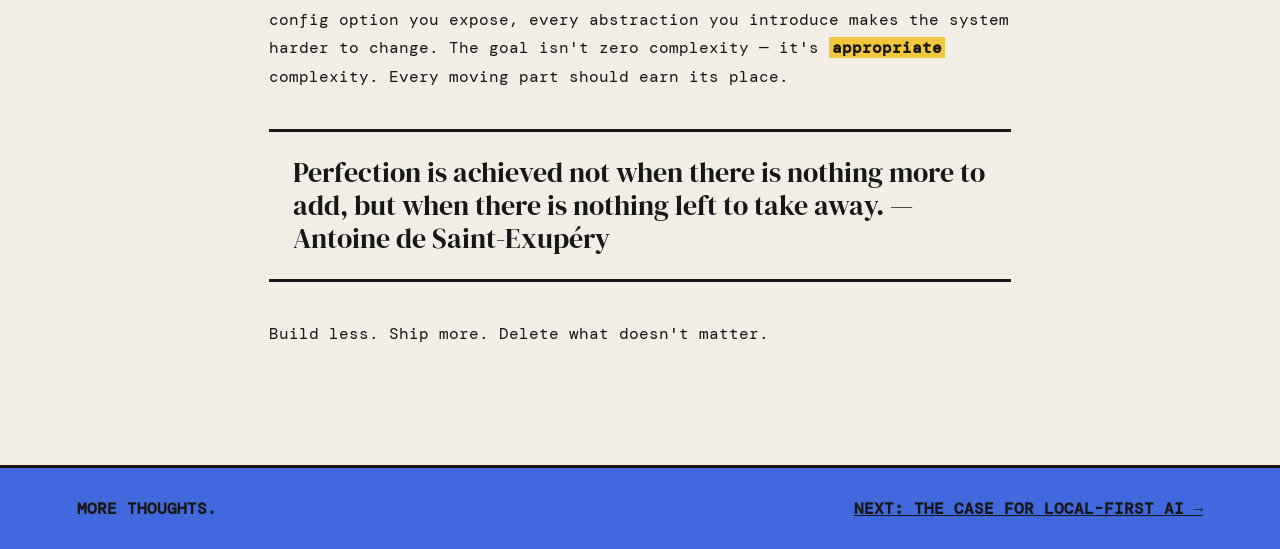
<file: posts/minimalism-arch.html>
<!doctype html><html lang="en"><head><meta charset="utf-8"><meta name="viewport" content="width=device-width,initial-scale=1"><link rel="preconnect" href="https://fonts.googleapis.com"><link href="https://fonts.googleapis.com/css2?family=DM+Mono:wght@400;500&family=DM+Serif+Display:ital@0;1&display=swap" rel="stylesheet"><link rel="stylesheet" href="post.css"></head><body data-post="minimalism-arch"><header class="bar"><a class="brand" href="../index.html">AM</a><a class="back" href="../index.html#journal">← ALL BRAIN DUMPS</a></header><section class="post-hero"><span class="kicker" data-date></span><h1 data-title></h1><span class="tag" data-tag></span></section><article></article><footer class="next"><span>MORE THOUGHTS.</span><a href="local-first-ai.html">NEXT: THE CASE FOR LOCAL-FIRST AI →</a></footer><script src="../blog.js"></script><script src="post-render.js"></script></body></html>
</file>
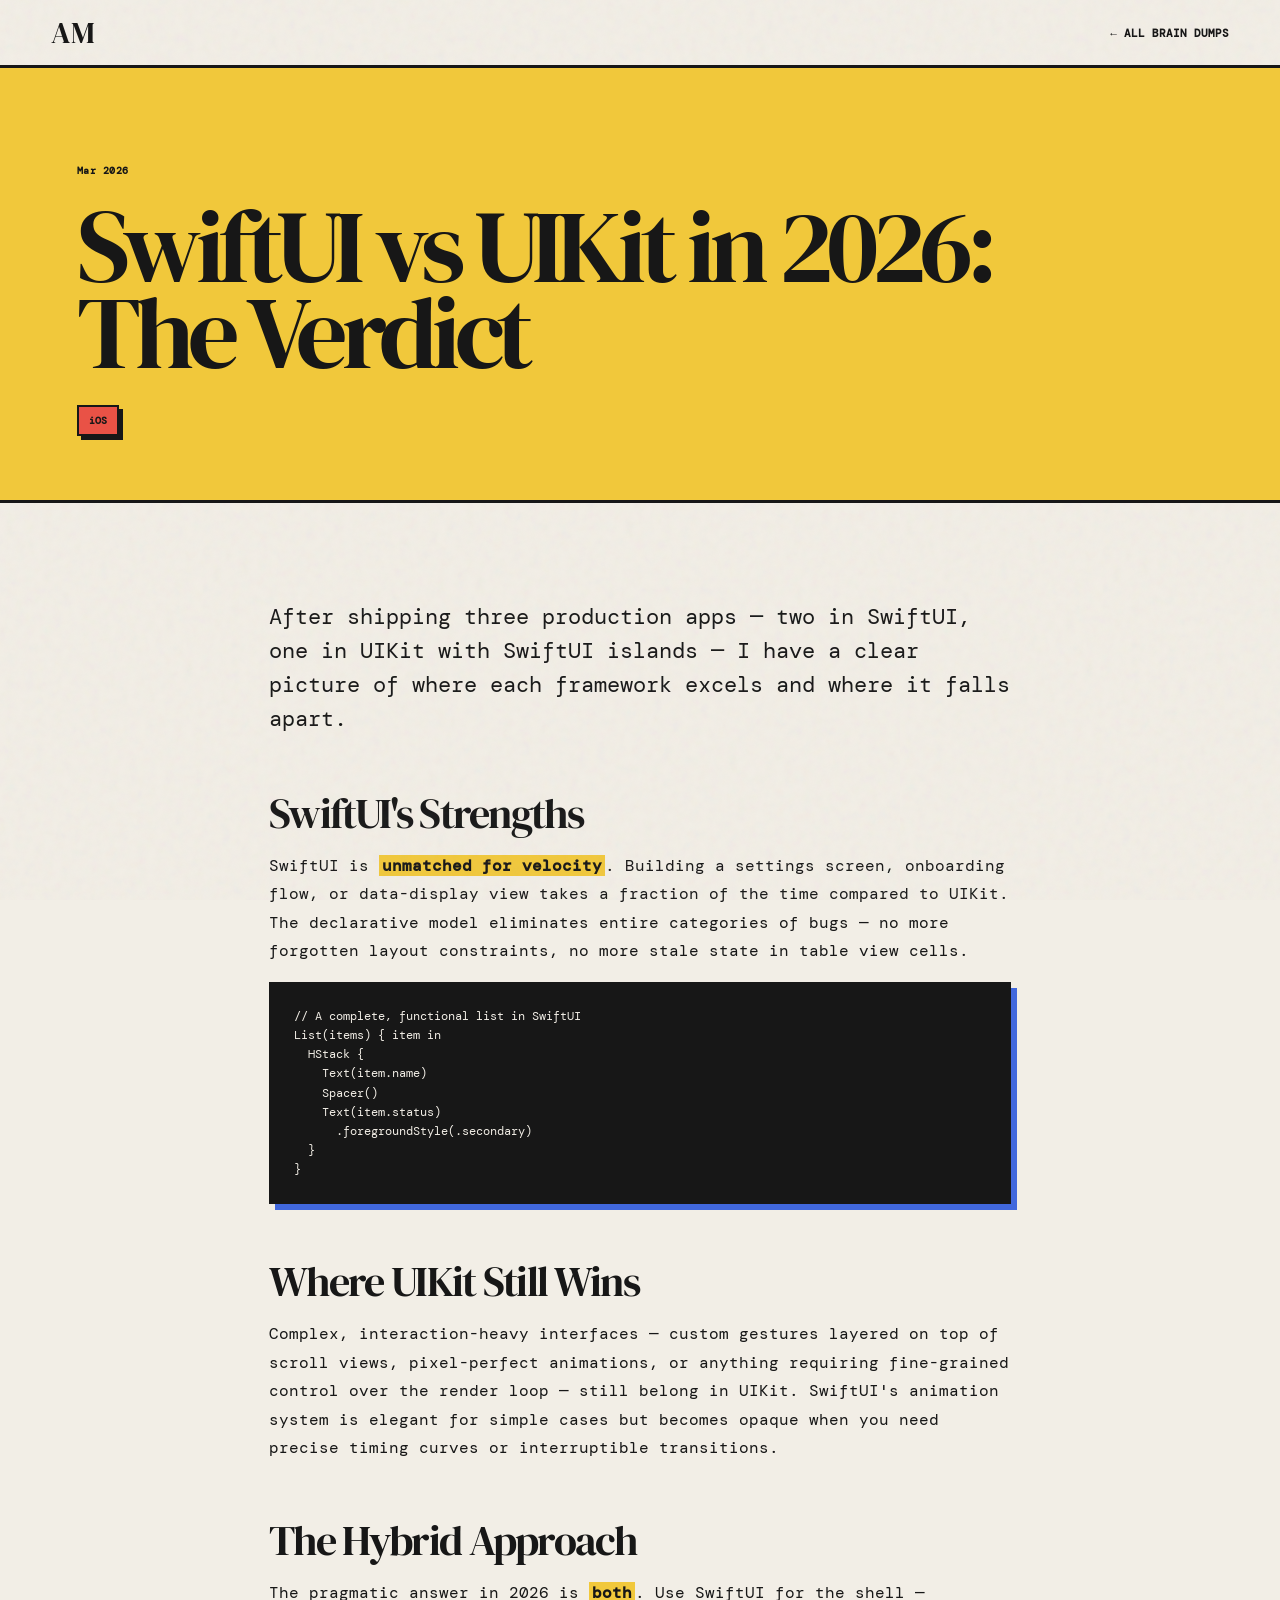
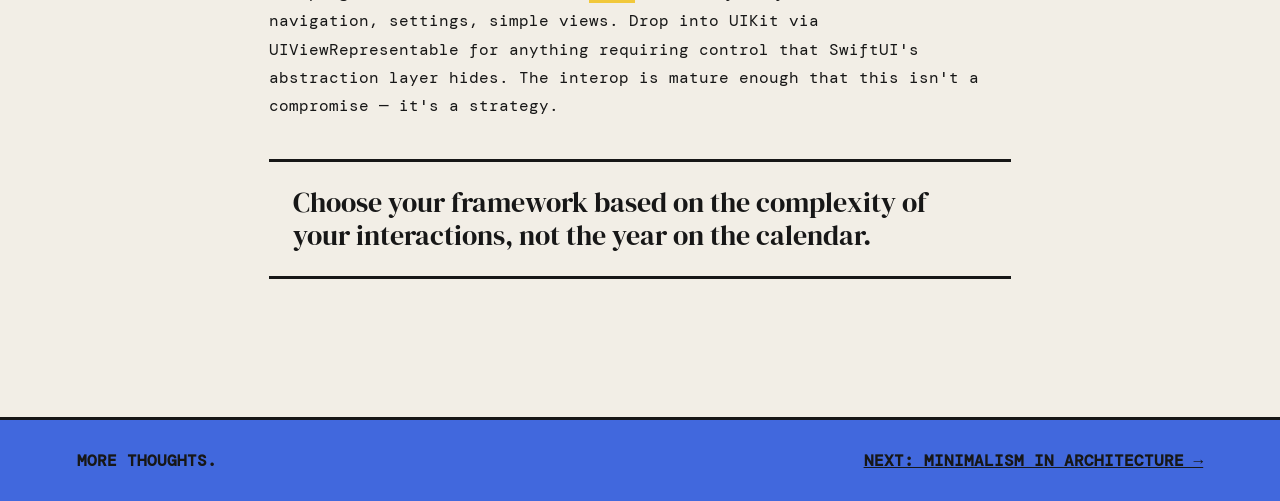
<file: posts/swiftui-uikit.html>
<!doctype html><html lang="en"><head><meta charset="utf-8"><meta name="viewport" content="width=device-width,initial-scale=1"><link rel="preconnect" href="https://fonts.googleapis.com"><link href="https://fonts.googleapis.com/css2?family=DM+Mono:wght@400;500&family=DM+Serif+Display:ital@0;1&display=swap" rel="stylesheet"><link rel="stylesheet" href="post.css"></head><body data-post="swiftui-uikit"><header class="bar"><a class="brand" href="../index.html">AM</a><a class="back" href="../index.html#journal">← ALL BRAIN DUMPS</a></header><section class="post-hero"><span class="kicker" data-date></span><h1 data-title></h1><span class="tag" data-tag></span></section><article></article><footer class="next"><span>MORE THOUGHTS.</span><a href="minimalism-arch.html">NEXT: MINIMALISM IN ARCHITECTURE →</a></footer><script src="../blog.js"></script><script src="post-render.js"></script></body></html>
</file>
<file: style.css>
:root{--ink:#171717;--paper:#f2eee6;--red:#e95246;--yellow:#f1c83b;--blue:#4168dd;--mono:"DM Mono",monospace;--serif:"DM Serif Display",Georgia,serif}*{box-sizing:border-box}html{scroll-behavior:smooth}body{margin:0;background:var(--paper);color:var(--ink);font-family:var(--mono);transition:.25s}.grain{position:fixed;inset:0;z-index:20;opacity:.06;pointer-events:none;background-image:url("data:image/svg+xml,%3Csvg viewBox='0 0 180 180' xmlns='http://www.w3.org/2000/svg'%3E%3Cfilter id='n'%3E%3CfeTurbulence type='fractalNoise' baseFrequency='.85' numOctaves='4'/%3E%3C/filter%3E%3Crect width='100%25' height='100%25' filter='url(%23n)'/%3E%3C/svg%3E")}.topbar{height:70px;border-bottom:3px solid var(--ink);display:flex;justify-content:space-between;align-items:center;padding:0 3.5vw;gap:20px}.wordmark{font:32px var(--serif);color:var(--ink);text-decoration:none}.wordmark span{font:9px var(--mono);vertical-align:top}.topbar nav,.topbar-actions,.socials{display:flex;gap:18px;align-items:center}.topbar nav a,.lets-talk{font-size:10px;font-weight:bold;color:var(--ink);text-decoration:none}.topbar nav a:hover,.lets-talk:hover{color:var(--red)}.theme-toggle{border:2px solid var(--ink);background:transparent;color:var(--ink);padding:7px 9px;font:9px var(--mono);cursor:pointer}.theme-toggle:hover{background:var(--ink);color:var(--paper)}.panel{border:3px solid var(--ink);margin:3.5vw;box-shadow:10px 10px var(--ink)}.hero{background:var(--yellow);min-height:650px;position:relative;display:grid;grid-template-columns:1.12fr .88fr;padding:5.2vw}.eyebrow,.section-label,.project-no,.project b,.detail-grid b,.detail-grid span,.deck-grid span{font-size:10px;font-weight:bold;letter-spacing:.04em}.hero h1{font:clamp(64px,10vw,145px)/.8 var(--serif);letter-spacing:-.065em;margin:25px 0}.hero h1 em,h2 em{font-style:italic}.hero h1 span{color:var(--red);-webkit-text-stroke:1px var(--ink)}.intro{max-width:430px;font-size:14px;line-height:1.6}.hero-actions{display:flex;gap:20px;align-items:center;margin-top:32px}.button{border:3px solid var(--ink);box-shadow:5px 5px var(--ink);padding:14px 17px;text-decoration:none;font-size:11px;font-weight:bold;color:var(--ink);display:inline-block}.button:hover,.project:hover{transform:translate(3px,3px);box-shadow:2px 2px var(--ink)}.button-blue{background:var(--blue);color:white}.button-red{background:var(--red)}.text-link{color:var(--ink);font-size:10px;font-weight:bold}.portrait-wrap{position:relative;align-self:center;justify-self:center;width:min(350px,88%);border:3px solid var(--ink);padding:12px;background:var(--blue);box-shadow:9px 9px var(--red);transform:rotate(3deg)}.portrait-wrap img{display:block;width:100%;height:425px;object-fit:cover;object-position:50% 35%;filter:contrast(1.1) saturate(.85)}.portrait-caption{position:absolute;right:19px;bottom:18px;padding:4px;background:var(--paper);border:2px solid var(--ink);font-size:9px}.stamp{position:absolute;top:35px;left:-49px;z-index:1;padding:10px;border:3px solid var(--ink);background:var(--red);font:bold 12px/1 var(--mono);text-align:center;transform:rotate(-12deg)}.scribble{position:absolute;right:-40px;top:-45px;font:75px var(--serif);transform:rotate(15deg)}.hero-foot{position:absolute;left:5.2vw;right:5.2vw;bottom:0;padding:16px 0;border-top:2px solid var(--ink);display:flex;justify-content:space-between;font-size:9px}.ticker{overflow:hidden;padding:12px 0;border-block:3px solid var(--ink);background:var(--red);font-size:15px;font-weight:bold;white-space:nowrap}.ticker div{animation:scroll 18s linear infinite}.grid-section,.work,.journal,.project-details{margin:9vw 6vw}.section-label{display:flex;gap:16px}.section-label span:first-child{background:var(--ink);color:var(--paper);padding:4px 6px;margin-top:-4px}.about{display:grid;grid-template-columns:180px 1fr 210px;gap:4vw}.about h2,.section-head h2,.captures h2,.journal h2,.deck h2{font:clamp(43px,6vw,88px)/.9 var(--serif);letter-spacing:-.055em;margin:0 0 25px}.about mark{background:var(--blue);padding:0 8px}.about-main p{max-width:560px;font-size:14px;line-height:1.65}.stats{display:grid;gap:20px;border-left:3px solid var(--ink);padding-left:20px}.stats strong{display:block;font:40px/.85 var(--serif)}.stats span{font-size:10px}.section-head{display:grid;grid-template-columns:180px 1fr 240px;gap:30px;align-items:end;margin-bottom:38px}.section-head h2{margin:0}.section-head p{font-size:11px;line-height:1.6}.projects-grid{display:grid;grid-template-columns:1.25fr 1fr 1fr 1fr;gap:20px}.project{border:3px solid var(--ink);box-shadow:7px 7px var(--ink);min-height:410px;padding:20px;display:flex;flex-direction:column;color:var(--ink);text-decoration:none;transition:.2s}.project-yellow{background:var(--yellow)}.project-blue{background:var(--blue);color:#fff}.project-white{background:#fff}.project-red{background:var(--red)}.project h3{font:clamp(30px,3vw,48px)/.86 var(--serif);letter-spacing:-.05em;margin:14px 0}.project p{font-size:10px;line-height:1.6}.project b{margin-top:auto;text-decoration:underline}.window,.eye,.chart{height:128px;border:3px solid var(--ink);margin:25px 0 15px;background:#f3f0e9;color:var(--ink)}.window{padding:17px;box-shadow:4px 4px var(--ink)}.window span{display:inline-block;width:8px;height:8px;border:1px solid var(--ink);border-radius:50%;background:var(--red);margin-right:4px}.window code{display:block;margin-top:24px;font:12px var(--mono)}.orbit{text-align:center;margin:19px 0 10px;color:var(--yellow);font:120px/.95 var(--serif)}.eye{display:grid;place-items:center;background:var(--red);font:90px var(--serif)}.chart{background:var(--yellow);font:100px/.9 var(--serif);padding-left:12px;position:relative}.chart small{position:absolute;right:10px;bottom:10px;font:9px var(--mono)}.detail-grid{margin-top:35px;display:grid;grid-template-columns:repeat(4,1fr);border:3px solid var(--ink)}.detail-grid article{min-height:240px;padding:22px;border-right:3px solid var(--ink)}.detail-grid article:last-child{border:0}.detail-grid h3,.deck-grid h3{font:38px/.9 var(--serif);letter-spacing:-.04em;margin:28px 0 14px}.detail-grid p{font-size:11px;line-height:1.55}.captures,.deck{padding:3.5vw;background:#e8d8c0;box-shadow:10px 10px var(--blue)}.captures-head,.journal-title,.deck-head{display:flex;justify-content:space-between;align-items:end;margin:44px 0 36px}.captures-head h2,.journal-title h2,.deck-head h2{margin:0}.capture-grid{display:grid;grid-template-columns:repeat(5,1fr);gap:16px}.capture-grid figure{margin:0}.capture-grid figure:nth-child(2){transform:translateY(-25px)}.capture-grid figure:nth-child(4){transform:translateY(17px)}.capture-grid figure:nth-child(5){transform:translateY(-10px)}.capture-grid img{display:block;width:100%;height:280px;object-fit:cover;border:3px solid var(--ink);filter:contrast(1.1) saturate(.8)}figcaption{margin-top:8px;font-size:8px}.journal-title a{color:var(--ink);font-size:10px;font-weight:bold}.post{display:grid;grid-template-columns:170px 1fr 30px;gap:20px;align-items:center;padding:23px 0;border-top:3px solid var(--ink);color:var(--ink);text-decoration:none}.post:last-child{border-bottom:3px solid var(--ink)}.post span{font-size:9px}.post h3{font:clamp(23px,3.5vw,47px)/.96 var(--serif);letter-spacing:-.045em;margin:0}.post b{font-size:28px}.deck{background:var(--blue);box-shadow:10px 10px var(--ink)}.deck-head p{max-width:270px;font-size:11px;line-height:1.55}.deck-grid{display:grid;grid-template-columns:repeat(4,1fr);gap:14px}.deck-grid article{padding:12px;border:3px solid var(--ink);background:var(--paper)}.deck-grid img{display:block;width:100%;height:170px;object-fit:contain;mix-blend-mode:multiply}.deck-grid h3{font-size:27px;margin:9px 0 0}footer{padding:5vw 6vw 2vw;background:var(--ink);color:var(--paper)}footer>p{font-size:10px}.giant-link{display:block;margin:30px 0 70px;color:var(--yellow);text-decoration:none;font:clamp(60px,11vw,170px)/.8 var(--serif);letter-spacing:-.07em}.giant-link span{color:var(--red)}.footer-bottom{display:flex;justify-content:space-between;gap:20px;padding-top:20px;border-top:1px solid #777;font-size:8px}.socials a{color:var(--paper)}@keyframes scroll{to{transform:translateX(-50%)}}html[data-theme=dark]{--ink:#f2eee6;--paper:#181818;--red:#ef6257;--yellow:#d6b432;--blue:#607ceb}html[data-theme=dark] .hero{background:#292d2d}html[data-theme=dark] .project-white,html[data-theme=dark] .window,html[data-theme=dark] .deck-grid article{background:#292929;color:var(--ink)}html[data-theme=dark] .captures{background:#332b26}html[data-theme=dark] .portrait-caption{background:#181818}html[data-theme=dark] .deck-grid img{mix-blend-mode:screen}@media(max-width:1000px){.projects-grid{grid-template-columns:repeat(2,1fr)}.detail-grid{grid-template-columns:repeat(2,1fr)}.detail-grid article:nth-child(2){border-right:0}.detail-grid article:nth-child(-n+2){border-bottom:3px solid var(--ink)}.capture-grid{grid-template-columns:repeat(3,1fr)}.deck-grid{grid-template-columns:repeat(2,1fr)}}@media(max-width:760px){.topbar{padding:0 18px}.topbar nav{display:none}.topbar-actions{gap:9px}.theme-toggle span{display:none}.lets-talk{font-size:9px}.hero{display:block;min-height:auto;margin:20px;padding:32px 25px 78px}.hero h1{font-size:65px}.portrait-wrap{width:270px;margin:50px auto 0}.portrait-wrap img{height:340px}.hero-foot{left:25px;right:25px}.hero-foot span:first-child{display:none}.grid-section,.work,.journal,.project-details{margin:80px 24px}.about,.section-head{grid-template-columns:1fr;gap:24px}.stats{grid-template-columns:repeat(3,1fr);border-left:0;border-top:3px solid var(--ink);padding:18px 0 0}.projects-grid,.capture-grid,.deck-grid{grid-template-columns:1fr}.project{min-height:330px}.detail-grid{grid-template-columns:1fr}.detail-grid article{border-right:0;border-bottom:3px solid var(--ink)}.detail-grid article:last-child{border-bottom:0}.captures,.deck{margin:20px;padding:30px 22px}.captures-head,.journal-title,.deck-head{display:block;margin:30px 0}.captures-head .button,.journal-title a,.deck-head p{display:inline-block;margin-top:20px}.capture-grid figure:nth-child(n){transform:none}.capture-grid img{height:360px}.post{grid-template-columns:1fr 25px}.post span{grid-column:1/-1}.footer-bottom{display:block}.footer-bottom>span{display:block;margin-bottom:14px}.socials{margin-top:20px}.stamp{left:-26px}.scribble{right:-24px}}
</file>
<file: blog-style.css>
/* ============================================================
   PORTFOLIO DESIGN SYSTEM — style.css
   Dark minimalist portfolio. Space Grotesk. Bento layout.
   ============================================================ */

/* ── Google Fonts ──────────────────────────────────────────── */
@import url('https://fonts.googleapis.com/css2?family=Space+Grotesk:wght@300;400;500;600;700&display=swap');

/* ── Design Tokens (custom properties) ─────────────────────── */
:root {
  --bg:           #0A0A0A;
  --container-bg: #121212;
  --border:       #1F1F1F;
  --white:        #FFFFFF;
  --muted:        #888888;
  --accent:       #00A3FF;
  --font:         'Space Grotesk', sans-serif;
  --max-width:    1200px;
  --nav-height:   60px;
  --radius:       16px;
  --radius-sm:    12px;
}

/* ── Reset & Global ────────────────────────────────────────── */
*,
*::before,
*::after {
  margin: 0;
  padding: 0;
  box-sizing: border-box;
}

html {
  scroll-behavior: smooth;
  color-scheme: dark;
}

body {
  font-family: var(--font);
  background-color: var(--bg);
  color: var(--muted);
  line-height: 1.6;
  -webkit-font-smoothing: antialiased;
  -moz-osx-font-smoothing: grayscale;

  /* Dotted background pattern */
  background-image: radial-gradient(circle, #1A1A1A 1px, transparent 1px);
  background-size: 24px 24px;
}

a {
  text-decoration: none;
  color: inherit;
}

ul, ol {
  list-style: none;
}

img {
  max-width: 100%;
  display: block;
}

h1, h2, h3, h4, h5, h6 {
  color: var(--white);
  font-weight: 600;
  line-height: 1.3;
}

/* ── Custom Scrollbar ──────────────────────────────────────── */
::-webkit-scrollbar {
  width: 6px;
  height: 6px;
}

::-webkit-scrollbar-track {
  background: var(--bg);
}

::-webkit-scrollbar-thumb {
  background: var(--border);
  border-radius: 3px;
}

::-webkit-scrollbar-thumb:hover {
  background: var(--muted);
}

/* Firefox */
* {
  scrollbar-width: thin;
  scrollbar-color: var(--border) var(--bg);
}

/* ============================================================
   NAVIGATION (.site-nav)
   ============================================================ */
.site-nav {
  position: sticky;
  top: 0;
  z-index: 1000;
  background: rgba(10, 10, 10, 0.85);
  backdrop-filter: blur(20px);
  -webkit-backdrop-filter: blur(20px);
  border-bottom: 1px solid var(--border);
  height: var(--nav-height);
}

.site-nav .nav-inner {
  max-width: var(--max-width);
  margin: 0 auto;
  padding: 0 24px;
  display: flex;
  align-items: center;
  justify-content: space-between;
  height: 100%;
}

.site-nav .nav-brand {
  font-size: 0.9rem;
  font-weight: 500;
  color: var(--muted);
  letter-spacing: 0.5px;
}

.site-nav .nav-brand span {
  color: var(--accent);
}

.site-nav .nav-links {
  display: flex;
  align-items: center;
  gap: 28px;
}

.site-nav .nav-links a {
  font-size: 0.85rem;
  font-weight: 400;
  color: var(--muted);
  transition: color 0.3s ease;
}

.site-nav .nav-links a:hover {
  color: var(--white);
}

.site-nav .nav-links a.active {
  color: var(--accent);
}

/* ============================================================
   FOOTER (.site-footer)
   ============================================================ */
.site-footer {
  border-top: 1px solid var(--border);
  text-align: center;
  padding: 40px 24px;
  font-size: 0.8rem;
  color: var(--muted);
}

.site-footer .heart {
  color: #FF4444;
}

/* ============================================================
   PAGE CONTAINER (.page-container)
   ============================================================ */
.page-container {
  max-width: var(--max-width);
  margin: 0 auto;
  padding: 40px 24px;
  min-height: calc(100vh - var(--nav-height) - 120px);
}

/* ============================================================
   BENTO GRID SYSTEM (.bento-grid)
   ============================================================ */
.bento-grid {
  display: grid;
  grid-template-columns: repeat(2, 1fr);
  gap: 16px;
}


.bento-box {
  background: var(--container-bg);
  border: 1px solid var(--border);
  border-radius: var(--radius);
  padding: 32px;
  transition: border-color 0.3s ease;
}

.bento-box:hover {
  border-color: #2A2A2A;
}

.bento-box.span-2 {
  grid-column: span 2;
}

/* ============================================================
   STATUS WIDGET (.status-widget)
   ============================================================ */
.status-widget {
  display: flex;
  align-items: center;
  gap: 12px;
}

.status-widget .status-dot,
.status-widget .pulse-dot {
  width: 8px;
  height: 8px;
  border-radius: 50%;
  background: var(--accent);
  animation: pulse 2s ease-in-out infinite;
  flex-shrink: 0;
}

.status-label {
  display: block;
  font-size: 0.7rem;
  color: var(--muted);
  text-transform: uppercase;
  letter-spacing: 1px;
  margin-top: 16px;
  font-weight: 500;
}

.status-widget .status-text {
  color: var(--white);
  font-weight: 500;
  font-size: 0.9rem;
}

/* ============================================================
   TIMELINE (.timeline)
   ============================================================ */
.timeline {
  position: relative;
  padding-left: 28px;
}

.timeline::before {
  content: '';
  position: absolute;
  left: 8px;
  top: 0;
  bottom: 0;
  width: 1px;
  background: var(--border);
}

.timeline-entry {
  position: relative;
  padding-bottom: 28px;
}

.timeline-entry:last-child {
  padding-bottom: 0;
}

.timeline-entry::before {
  content: '';
  position: absolute;
  left: -24px;
  top: 6px;
  width: 6px;
  height: 6px;
  border-radius: 50%;
  background: var(--border);
  border: 1.5px solid var(--muted);
}

.timeline-entry .timeline-date {
  font-size: 0.75rem;
  color: var(--muted);
  font-weight: 400;
  margin-bottom: 4px;
}

.timeline-entry .timeline-title {
  font-size: 0.95rem;
  color: var(--white);
  font-weight: 500;
}

.timeline-entry .timeline-subtitle {
  font-size: 0.85rem;
  color: var(--muted);
  margin-top: 2px;
}

.timeline-entry .timeline-link {
  color: var(--accent);
  font-size: 0.85rem;
  font-weight: 500;
  transition: opacity 0.3s ease;
}

.timeline-entry .timeline-link:hover {
  opacity: 0.75;
}

.timeline-icon {
  font-size: 0.85rem;
  margin-left: 4px;
}

.timeline-date {
  display: block;
}

.timeline-content {
  display: flex;
  flex-direction: column;
  gap: 2px;
}

/* ============================================================
   CAROUSEL (.carousel-container)
   ============================================================ */
.carousel-container {
  position: relative;
  overflow: hidden;
}

.carousel-track {
  display: flex;
  gap: 16px;
  overflow-x: auto;
  scroll-snap-type: x mandatory;
  -ms-overflow-style: none;
  scrollbar-width: none;
  cursor: grab;
}

.carousel-track.active {
  cursor: grabbing;
  user-select: none;
}

.carousel-track::-webkit-scrollbar {
  display: none;
}

.carousel-item {
  scroll-snap-align: start;
  min-width: 300px;
  flex-shrink: 0;
}

/* Edge fade gradients */
.carousel-container::before,
.carousel-container::after {
  content: '';
  position: absolute;
  top: 0;
  bottom: 0;
  width: 40px;
  z-index: 2;
  pointer-events: none;
}

.carousel-container::before {
  left: 0;
  background: linear-gradient(to right, var(--container-bg), transparent);
}

.carousel-container::after {
  right: 0;
  background: linear-gradient(to left, var(--container-bg), transparent);
}

/* Bento box headings */
.bento-box h3 {
  font-size: 0.85rem;
  font-weight: 500;
  color: var(--muted);
  text-transform: uppercase;
  letter-spacing: 1px;
  margin-bottom: 20px;
}

/* ============================================================
   SPOTIFY TICKER (.spotify-ticker)
   ============================================================ */
.spotify-ticker {
  overflow: hidden;
  width: 100%;
}

.spotify-ticker-inner,
.ticker-track {
  display: flex;
  gap: 48px;
  animation: ticker 30s linear infinite;
  width: max-content;
}

.spotify-section {
  overflow: hidden;
}

.spotify-header {
  font-size: 0.8rem;
  color: var(--muted);
  font-weight: 500;
  margin-bottom: 16px;
  display: flex;
  align-items: center;
  gap: 8px;
}

.spotify-icon {
  color: var(--accent);
  font-size: 1rem;
}

.spotify-track,
.ticker-item {
  flex-shrink: 0;
  display: flex;
  align-items: center;
  gap: 12px;
}

.spotify-track .track-name,
.ticker-item .track-name {
  color: var(--white);
  font-weight: 500;
  font-size: 0.85rem;
  white-space: nowrap;
}

.spotify-track .track-artist,
.ticker-item .track-artist {
  color: var(--muted);
  font-size: 0.8rem;
  white-space: nowrap;
}

/* Audio equalizer bars */
.audio-bars {
  display: flex;
  align-items: flex-end;
  gap: 2px;
  height: 16px;
}

.audio-bars span,
.audio-bars .bar {
  width: 2px;
  background: var(--accent);
  border-radius: 1px;
  animation: equalize 0.8s ease-in-out infinite alternate;
}

.audio-bars span:nth-child(1),
.audio-bars .bar:nth-child(1) {
  height: 8px;
  animation-delay: 0s;
}

.audio-bars span:nth-child(2),
.audio-bars .bar:nth-child(2) {
  height: 16px;
  animation-delay: 0.2s;
}

.audio-bars span:nth-child(3),
.audio-bars .bar:nth-child(3) {
  height: 10px;
  animation-delay: 0.4s;
}

/* ============================================================
   BLOG STYLES (.blog-index) — base styles
   ============================================================ */
.blog-index {
  max-width: 720px;
  margin: 0 auto;
}

.blog-entry-meta {
  display: flex;
  align-items: center;
  gap: 12px;
  margin-bottom: 8px;
}

.blog-entry .blog-title {
  font-size: 1.1rem;
  font-weight: 500;
  color: var(--muted);
  transition: color 0.3s ease;
}

.blog-entry .blog-date {
  font-size: 0.8rem;
  color: var(--muted);
}

.blog-tag {
  display: inline-block;
  border: 1px solid var(--border);
  border-radius: 999px;
  padding: 2px 10px;
  font-size: 0.7rem;
  color: var(--muted);
}


/* ============================================================
   CAPTURES GALLERY (.captures-grid)
   ============================================================ */
.captures-grid {
  columns: 3;
  column-gap: 16px;
}

.capture-item {
  break-inside: avoid;
  margin-bottom: 16px;
  position: relative;
  overflow: hidden;
  border-radius: var(--radius-sm);
}

.capture-item img {
  width: 100%;
  display: block;
  transition: transform 0.5s ease;
}

.capture-item:hover img {
  transform: scale(1.03);
}

.capture-overlay {
  position: absolute;
  bottom: 0;
  left: 0;
  right: 0;
  padding: 16px 20px;
  background: linear-gradient(to top, rgba(0, 0, 0, 0.85), transparent);
  opacity: 0;
  transition: opacity 0.4s ease;
}

.capture-item:hover .capture-overlay {
  opacity: 1;
}

.capture-overlay .capture-caption {
  color: var(--white);
  font-size: 0.85rem;
  font-weight: 500;
  font-style: italic;
  margin-bottom: 8px;
}

.capture-overlay .capture-meta {
  display: flex;
  flex-direction: column;
  gap: 2px;
}

.capture-overlay .capture-camera,
.capture-overlay .capture-settings {
  color: var(--muted);
  font-size: 0.7rem;
  font-style: normal;
}

/* ============================================================
   DECK GRID (.deck-grid)
   ============================================================ */
.deck-grid {
  display: grid;
  grid-template-columns: repeat(auto-fill, minmax(340px, 1fr));
  gap: 16px;
}

.deck-item {
  background: var(--container-bg);
  border: 1px solid var(--border);
  border-radius: var(--radius);
  overflow: hidden;
  transition: border-color 0.3s ease;
}

.deck-item:hover {
  border-color: #2A2A2A;
}

.deck-image-wrapper {
  background: var(--bg);
  display: flex;
  align-items: center;
  justify-content: center;
  padding: 24px;
  aspect-ratio: 4 / 3;
  overflow: hidden;
}

.deck-image {
  width: 100%;
  height: 100%;
  object-fit: contain;
  display: block;
  transition: transform 0.5s ease;
}

.deck-item:hover .deck-image {
  transform: scale(1.05);
}

.deck-info {
  padding: 24px;
}

.deck-info .deck-name {
  color: var(--white);
  font-weight: 600;
  font-size: 1rem;
}

.deck-info .deck-specs {
  color: var(--muted);
  font-size: 0.8rem;
  margin-top: 8px;
  line-height: 1.5;
}

.deck-info .deck-category {
  display: inline-block;
  color: var(--accent);
  text-transform: uppercase;
  letter-spacing: 1px;
  font-size: 0.65rem;
  font-weight: 600;
  margin-bottom: 8px;
}

/* ============================================================
   ANIMATIONS (@keyframes)
   ============================================================ */
@keyframes pulse {
  0%, 100% {
    transform: scale(1);
    opacity: 1;
  }
  50% {
    transform: scale(1.5);
    opacity: 0.5;
  }
}

@keyframes ticker {
  0% {
    transform: translateX(0);
  }
  100% {
    transform: translateX(-50%);
  }
}

@keyframes equalize {
  0% {
    height: 4px;
  }
  100% {
    height: 16px;
  }
}

@keyframes fadeInUp {
  from {
    opacity: 0;
    transform: translateY(20px);
  }
  to {
    opacity: 1;
    transform: translateY(0);
  }
}

@keyframes fade-out {
  from { opacity: 1; }
  to   { opacity: 0; }
}

@keyframes fade-in {
  from { opacity: 0; }
  to   { opacity: 1; }
}

/* ── Intro section ─────────────────────────────────────────── */
.intro-content {
  display: flex;
  justify-content: space-between;
  align-items: center;
  gap: 32px;
}

.intro-text {
  flex: 1;
}

.intro-avatar {
  flex-shrink: 0;
  position: relative;
}

.intro-avatar img {
  width: 130px;
  height: 130px;
  border-radius: 50%;
  object-fit: cover;
  border: 2px solid var(--border);
  background-color: var(--bg);
  transition: transform 0.4s cubic-bezier(0.16, 1, 0.3, 1), border-color 0.4s ease, box-shadow 0.4s ease;
  box-shadow: 0 0 0 0px rgba(0, 163, 255, 0);
}

.intro-avatar:hover img {
  transform: scale(1.05);
  border-color: var(--accent);
  box-shadow: 0 0 20px 2px rgba(0, 163, 255, 0.2);
}

.greeting {
  font-size: 1rem;
  color: var(--muted);
  font-weight: 400;
  margin-bottom: 4px;
}

.intro-name {
  font-size: 3rem;
  font-weight: 700;
  color: var(--white);
  margin-bottom: 16px;
  letter-spacing: -1px;
}

.intro-bio {
  font-size: 1rem;
  color: var(--muted);
  line-height: 1.7;
  max-width: 540px;
}

/* ── Page titles ───────────────────────────────────────────── */
.page-title {
  font-size: 2.5rem;
  font-weight: 700;
  color: var(--white);
  margin-bottom: 8px;
  letter-spacing: -0.5px;
}

.page-subtitle {
  font-size: 0.9rem;
  color: var(--muted);
  margin-bottom: 40px;
}

/* ── View all link ─────────────────────────────────────────── */
.view-all-link {
  display: inline-block;
  font-size: 0.8rem;
  color: var(--accent);
  font-weight: 500;
  margin-top: 16px;
  transition: opacity 0.3s ease;
}

.view-all-link:hover {
  opacity: 0.7;
}

/* ── Captures header ───────────────────────────────────────── */
.captures-header,
.deck-header {
  margin-bottom: 8px;
}

/* ── Carousel images ───────────────────────────────────────── */
.carousel-item img {
  border-radius: var(--radius-sm);
  height: 200px;
  width: 300px;
  object-fit: cover;
}

/* ── Mobile Nav Toggle ─────────────────────────────────────── */
.nav-toggle {
  display: none;
  flex-direction: column;
  gap: 4px;
  background: none;
  border: none;
  cursor: pointer;
  padding: 8px;
}

.nav-toggle span {
  display: block;
  width: 18px;
  height: 2px;
  background: var(--muted);
  transition: all 0.3s ease;
}

/* ── Page transition fallback ──────────────────────────────── */
.page-transition-out {
  opacity: 0;
  transition: opacity 0.3s ease;
}

/* ── Fade-in utility class ─────────────────────────────────── */
.fade-in {
  opacity: 0;
  animation: fadeInUp 0.6s ease forwards;
}

.fade-in:nth-child(1)  { animation-delay: 0.05s; }
.fade-in:nth-child(2)  { animation-delay: 0.10s; }
.fade-in:nth-child(3)  { animation-delay: 0.15s; }
.fade-in:nth-child(4)  { animation-delay: 0.20s; }
.fade-in:nth-child(5)  { animation-delay: 0.25s; }
.fade-in:nth-child(6)  { animation-delay: 0.30s; }
.fade-in:nth-child(7)  { animation-delay: 0.35s; }
.fade-in:nth-child(8)  { animation-delay: 0.40s; }
.fade-in:nth-child(9)  { animation-delay: 0.45s; }
.fade-in:nth-child(10) { animation-delay: 0.50s; }

/* ============================================================
   PROJECTS PAGE (.projects-hero, .project-card)
   ============================================================ */

/* ── Hero ── */
.projects-hero {
  max-width: 720px;
  margin: 0 auto 56px;
}

.projects-overline {
  font-size: 0.7rem;
  text-transform: uppercase;
  letter-spacing: 2.5px;
  color: var(--accent);
  font-weight: 500;
  margin-bottom: 16px;
}

.projects-title {
  font-size: 3.2rem;
  font-weight: 700;
  letter-spacing: -1.5px;
  line-height: 1.1;
  margin-bottom: 16px;
}

.projects-subtitle {
  font-size: 1rem;
  color: var(--muted);
  line-height: 1.7;
  max-width: 600px;
  margin-bottom: 0;
}

.projects-hero-rule {
  width: 48px;
  height: 1px;
  background: var(--border);
  margin-top: 32px;
}

/* ── Project Directory ── */
.projects-directory {
  max-width: 900px;
  margin: 0 auto;
  display: flex;
  flex-direction: column;
  gap: 24px;
}

/* ── Project Card ── */
.project-card {
  background: var(--container-bg);
  border: 1px solid var(--border);
  border-radius: var(--radius);
  padding: 40px;
  transition: border-color 0.4s ease, box-shadow 0.4s ease;
  position: relative;
}

.project-card:hover {
  border-color: #2A2A2A;
  box-shadow: 0 0 40px rgba(0, 163, 255, 0.03);
}

/* ── Card Header ── */
.project-card-header {
  margin-bottom: 32px;
  border-bottom: 1px solid var(--border);
  padding-bottom: 28px;
}

.project-number {
  font-size: 0.7rem;
  font-weight: 600;
  color: var(--accent);
  letter-spacing: 1px;
  margin-bottom: 16px;
  font-variant-numeric: tabular-nums;
}

.project-meta-row {
  display: flex;
  align-items: flex-start;
  justify-content: space-between;
  flex-wrap: wrap;
  gap: 16px;
  margin-bottom: 12px;
}

.project-name {
  font-size: 1.5rem;
  font-weight: 600;
  color: var(--white);
  letter-spacing: -0.3px;
  line-height: 1.3;
}

.project-subtitle {
  font-size: 0.9rem;
  color: var(--muted);
  line-height: 1.6;
  max-width: 640px;
}

/* ── Tech Tags ── */
.project-tags {
  display: flex;
  flex-wrap: wrap;
  gap: 6px;
  align-items: center;
}

.project-tag {
  display: inline-block;
  font-size: 0.65rem;
  font-weight: 500;
  color: var(--muted);
  border: 1px solid var(--border);
  border-radius: 999px;
  padding: 3px 10px;
  letter-spacing: 0.3px;
  white-space: nowrap;
  transition: border-color 0.3s ease, color 0.3s ease;
}

.project-card:hover .project-tag {
  border-color: #333;
}

/* ── Case Study Blocks ── */
.project-case-study {
  display: grid;
  grid-template-columns: 1fr;
  gap: 24px;
}

.case-study-block {
  padding-left: 20px;
  border-left: 2px solid var(--border);
  transition: border-color 0.3s ease;
}

.project-card:hover .case-study-block {
  border-left-color: #2A2A2A;
}

.case-study-label {
  font-size: 0.7rem;
  font-weight: 600;
  color: var(--accent);
  text-transform: uppercase;
  letter-spacing: 1.5px;
  margin-bottom: 8px;
}

.case-study-text {
  font-size: 0.88rem;
  color: var(--muted);
  line-height: 1.7;
}

/* ── Metrics Row ── */
.metrics-row {
  display: flex;
  gap: 40px;
  flex-wrap: wrap;
}

.metric-item {
  display: flex;
  flex-direction: column;
  gap: 4px;
}

.metric-value {
  font-size: 1.8rem;
  font-weight: 700;
  color: var(--white);
  letter-spacing: -0.5px;
  line-height: 1;
}

.metric-label {
  font-size: 0.72rem;
  color: var(--muted);
  text-transform: uppercase;
  letter-spacing: 0.8px;
  font-weight: 400;
}

/* ============================================================
   BLOG ENHANCEMENTS (hover states, article view)
   ============================================================ */

/* ── Blog Entry Hover (micro-arrow + border shift) ── */
.blog-entry {
  display: flex;
  align-items: center;
  justify-content: space-between;
  padding: 28px 0;
  border-bottom: 1px solid var(--border);
  transition: transform 0.25s ease, border-color 0.3s ease;
  cursor: pointer;
  gap: 16px;
}

.blog-entry:last-child {
  border-bottom: none;
}

.blog-entry:hover {
  transform: translateX(4px);
  border-bottom-color: #333;
}

.blog-entry-inner {
  flex: 1;
  min-width: 0;
}

.blog-excerpt {
  font-size: 0.82rem;
  color: #666;
  line-height: 1.6;
  margin-top: 8px;
  transition: color 0.3s ease;
}

.blog-entry:hover .blog-excerpt {
  color: var(--muted);
}

.blog-entry:hover .blog-title {
  color: var(--white);
}

.blog-arrow {
  font-size: 1.1rem;
  color: var(--accent);
  opacity: 0;
  transform: translateX(-8px);
  transition: opacity 0.3s ease, transform 0.3s ease;
  flex-shrink: 0;
}

.blog-entry:hover .blog-arrow {
  opacity: 1;
  transform: translateX(0);
}

/* ── Article View (full-bleed reading layout) ── */
.article-view {
  max-width: 720px;
  margin: 0 auto;
}

.article-view-inner {
  opacity: 0;
  animation: fadeInUp 0.5s ease forwards;
}

.article-back-link {
  display: inline-block;
  font-size: 0.8rem;
  color: var(--muted);
  font-weight: 500;
  margin-bottom: 40px;
  transition: color 0.3s ease;
  letter-spacing: 0.3px;
}

.article-back-link:hover {
  color: var(--accent);
}

.article-header {
  margin-bottom: 48px;
  border-bottom: 1px solid var(--border);
  padding-bottom: 32px;
}

.article-meta {
  display: flex;
  align-items: center;
  gap: 12px;
  margin-bottom: 20px;
}

.article-date {
  font-size: 0.8rem;
  color: var(--muted);
}

.article-tag-single {
  display: inline-block;
  border: 1px solid var(--border);
  border-radius: 999px;
  padding: 2px 10px;
  font-size: 0.7rem;
  color: var(--accent);
  font-weight: 500;
}

.article-title {
  font-size: 2.4rem;
  font-weight: 700;
  color: var(--white);
  letter-spacing: -0.8px;
  line-height: 1.2;
}

/* ── Article Body Typography ── */
.article-body {
  font-size: 0.95rem;
  color: #999;
  line-height: 1.85;
}

.article-body h2 {
  font-size: 1.4rem;
  font-weight: 600;
  color: var(--white);
  margin-top: 48px;
  margin-bottom: 16px;
  letter-spacing: -0.3px;
}

.article-body h3 {
  font-size: 1.1rem;
  font-weight: 600;
  color: var(--white);
  margin-top: 36px;
  margin-bottom: 12px;
}

.article-body p {
  margin-bottom: 20px;
}

.article-body strong {
  color: var(--white);
  font-weight: 600;
}

.article-body em {
  font-style: italic;
  color: #aaa;
}

.article-body ul,
.article-body ol {
  list-style: none;
  padding-left: 0;
  margin-bottom: 20px;
}

.article-body li {
  position: relative;
  padding-left: 20px;
  margin-bottom: 8px;
}

.article-body li::before {
  content: '—';
  position: absolute;
  left: 0;
  color: var(--accent);
  font-weight: 600;
}

.article-body blockquote {
  border-left: 2px solid var(--accent);
  padding: 16px 24px;
  margin: 28px 0;
  background: rgba(0, 163, 255, 0.03);
  border-radius: 0 var(--radius-sm) var(--radius-sm) 0;
  font-style: italic;
  color: #bbb;
}

/* ── Code Blocks (obsidian backdrop) ── */
.article-body pre {
  background: #0D0D0D;
  border: 1px solid var(--border);
  border-radius: var(--radius-sm);
  padding: 24px;
  margin: 24px 0;
  overflow-x: auto;
  font-size: 0.82rem;
  line-height: 1.7;
}

.article-body code {
  font-family: 'SF Mono', 'Fira Code', 'Cascadia Code', monospace;
  font-size: 0.82rem;
  color: #ccc;
}

.article-body p code,
.article-body li code {
  background: #1a1a1a;
  border: 1px solid var(--border);
  padding: 2px 6px;
  border-radius: 4px;
  font-size: 0.8rem;
  color: var(--accent);
}

.article-body hr {
  border: none;
  height: 1px;
  background: var(--border);
  margin: 40px 0;
}

/* ============================================================
   VIEW TRANSITIONS (cross-document)
   ============================================================ */
@view-transition {
  navigation: auto;
}

::view-transition-old(root) {
  animation: fade-out 0.25s ease;
}

::view-transition-new(root) {
  animation: fade-in 0.25s ease;
}

/* ============================================================
   RESPONSIVE — Tablet (≤ 768px)
   ============================================================ */
@media (max-width: 768px) {
  .bento-grid {
    grid-template-columns: 1fr;
  }

  .bento-box.span-2 {
    grid-column: span 1;
  }

  .intro-content {
    flex-direction: column-reverse;
    align-items: flex-start;
    gap: 24px;
  }

  .intro-avatar img {
    width: 100px;
    height: 100px;
  }

  .page-container {
    padding: 28px 16px;
  }

  .captures-grid {
    columns: 2;
  }

  .deck-grid {
    grid-template-columns: 1fr;
  }

  .site-nav .nav-inner {
    padding: 0 16px;
  }

  .site-nav .nav-links {
    gap: 18px;
  }

  .site-nav .nav-links a {
    font-size: 0.8rem;
  }

  .carousel-item {
    min-width: 260px;
  }

  .intro-name {
    font-size: 2.2rem;
  }

  .page-title {
    font-size: 2rem;
  }

  .nav-toggle {
    display: flex;
  }

  .site-nav .nav-links {
    display: none;
    position: absolute;
    top: var(--nav-height);
    left: 0;
    right: 0;
    background: rgba(10, 10, 10, 0.95);
    backdrop-filter: blur(20px);
    -webkit-backdrop-filter: blur(20px);
    flex-direction: column;
    padding: 24px;
    gap: 20px;
    border-bottom: 1px solid var(--border);
  }

  .site-nav .nav-links.nav-open {
    display: flex;
  }

  /* Projects page — tablet */
  .projects-title {
    font-size: 2.4rem;
  }

  .project-card {
    padding: 28px;
  }

  .project-meta-row {
    flex-direction: column;
    gap: 12px;
  }

  .metric-value {
    font-size: 1.5rem;
  }

  .metrics-row {
    gap: 28px;
  }

  /* Article view — tablet */
  .article-title {
    font-size: 1.8rem;
  }
}

/* ============================================================
   RESPONSIVE — Mobile (≤ 480px)
   ============================================================ */
@media (max-width: 480px) {
  .page-container {
    padding: 20px 12px;
  }

  .bento-box {
    padding: 24px 20px;
  }

  .site-nav .nav-brand {
    font-size: 0.8rem;
  }

  .site-nav .nav-links {
    gap: 14px;
  }

  .site-nav .nav-links a {
    font-size: 0.75rem;
  }

  .captures-grid {
    columns: 1;
  }

  .blog-entry .blog-title {
    font-size: 1rem;
  }

  .site-footer {
    padding: 28px 16px;
    font-size: 0.75rem;
  }

  .carousel-item {
    min-width: 220px;
  }

  h1 { font-size: 1.5rem; }
  h2 { font-size: 1.2rem; }

  /* Projects page — mobile */
  .projects-title {
    font-size: 1.8rem;
  }

  .projects-hero {
    margin-bottom: 36px;
  }

  .project-card {
    padding: 20px;
  }

  .project-name {
    font-size: 1.2rem;
  }

  .metric-value {
    font-size: 1.3rem;
  }

  .case-study-block {
    padding-left: 14px;
  }

  /* Article view — mobile */
  .article-title {
    font-size: 1.5rem;
  }

  .article-header {
    margin-bottom: 32px;
    padding-bottom: 24px;
  }

  .article-body pre {
    padding: 16px;
    font-size: 0.75rem;
  }
}


/* ============================================================
   LOADING SCREEN
   Futuristic intro loader with cycling identity words,
   scanline overlay, glitch text, and wipe-to-reveal.
   ============================================================ */

/* ── Overlay ────────────────────────────────────────────────── */
.loader-overlay {
  position: fixed;
  inset: 0;
  z-index: 99999;
  display: flex;
  flex-direction: column;
  align-items: center;
  justify-content: center;
  background: var(--bg);
  background-image: radial-gradient(circle, #1A1A1A 1px, transparent 1px);
  background-size: 24px 24px;
  overflow: hidden;
  transition: clip-path 0.8s cubic-bezier(0.77, 0, 0.175, 1),
              opacity 0.4s 0.6s ease;
}

/* Scanline texture over the loader */
.loader-overlay::before {
  content: '';
  position: absolute;
  inset: 0;
  background: repeating-linear-gradient(
    0deg,
    transparent,
    transparent 2px,
    rgba(255, 255, 255, 0.015) 2px,
    rgba(255, 255, 255, 0.015) 4px
  );
  pointer-events: none;
  animation: loader-scanline-drift 8s linear infinite;
}

@keyframes loader-scanline-drift {
  0%   { background-position: 0 0; }
  100% { background-position: 0 200px; }
}

/* Subtle vignette */
.loader-overlay::after {
  content: '';
  position: absolute;
  inset: 0;
  background: radial-gradient(ellipse at center, transparent 50%, rgba(0,0,0,0.6) 100%);
  pointer-events: none;
}

/* ── Word Display ──────────────────────────────────────────── */
.loader-word-container {
  position: relative;
  z-index: 2;
  text-align: center;
  min-height: 100px;
}

.loader-word {
  font-family: var(--font);
  font-size: clamp(2.5rem, 8vw, 6rem);
  font-weight: 700;
  letter-spacing: 0.08em;
  text-transform: uppercase;
  color: var(--white);
  opacity: 0;
  transform: translateY(20px) scale(0.95);
  transition: opacity 0.35s ease, transform 0.35s ease;
  position: relative;
}

.loader-word.active {
  opacity: 1;
  transform: translateY(0) scale(1);
}

/* Glitch flicker on the active word */
.loader-word.active::before,
.loader-word.active::after {
  content: attr(data-text);
  position: absolute;
  top: 0;
  left: 0;
  width: 100%;
  height: 100%;
  overflow: hidden;
}

.loader-word.active::before {
  color: var(--accent);
  animation: loader-glitch-top 0.3s cubic-bezier(0.25, 0.46, 0.45, 0.94) 0s 1;
  clip-path: inset(0 0 60% 0);
}

.loader-word.active::after {
  color: #FF003C;
  animation: loader-glitch-bottom 0.3s cubic-bezier(0.25, 0.46, 0.45, 0.94) 0s 1;
  clip-path: inset(60% 0 0 0);
}

@keyframes loader-glitch-top {
  0%   { transform: translate(-3px, -2px); opacity: 0.8; }
  20%  { transform: translate(3px, 1px); }
  40%  { transform: translate(-1px, -1px); }
  60%  { transform: translate(2px, 0); }
  80%  { transform: translate(-1px, 1px); }
  100% { transform: translate(0, 0); opacity: 0; }
}

@keyframes loader-glitch-bottom {
  0%   { transform: translate(3px, 2px); opacity: 0.8; }
  20%  { transform: translate(-3px, -1px); }
  40%  { transform: translate(1px, 1px); }
  60%  { transform: translate(-2px, 0); }
  80%  { transform: translate(1px, -1px); }
  100% { transform: translate(0, 0); opacity: 0; }
}

/* ── Subtext (below the word) ──────────────────────────────── */
.loader-subtext {
  position: relative;
  z-index: 2;
  margin-top: 20px;
  font-family: var(--font);
  font-size: 0.75rem;
  font-weight: 400;
  letter-spacing: 0.3em;
  text-transform: uppercase;
  color: var(--muted);
  opacity: 0;
  animation: loader-subtext-in 0.6s 0.3s ease forwards;
}

@keyframes loader-subtext-in {
  to { opacity: 1; }
}

/* ── Progress Bar ──────────────────────────────────────────── */
.loader-progress-track {
  position: absolute;
  bottom: 60px;
  left: 50%;
  transform: translateX(-50%);
  width: min(300px, 60vw);
  height: 2px;
  background: var(--border);
  border-radius: 2px;
  overflow: hidden;
  z-index: 2;
}

.loader-progress-bar {
  height: 100%;
  width: 0%;
  background: linear-gradient(90deg, var(--accent), #00D4FF);
  border-radius: 2px;
  transition: width 0.3s ease;
  box-shadow: 0 0 12px rgba(0, 163, 255, 0.4);
}

/* ── Corner Decorators ─────────────────────────────────────── */
.loader-corner {
  position: absolute;
  width: 30px;
  height: 30px;
  z-index: 2;
  opacity: 0.2;
}

.loader-corner--tl { top: 24px; left: 24px; border-top: 1px solid var(--accent); border-left: 1px solid var(--accent); }
.loader-corner--tr { top: 24px; right: 24px; border-top: 1px solid var(--accent); border-right: 1px solid var(--accent); }
.loader-corner--bl { bottom: 24px; left: 24px; border-bottom: 1px solid var(--accent); border-left: 1px solid var(--accent); }
.loader-corner--br { bottom: 24px; right: 24px; border-bottom: 1px solid var(--accent); border-right: 1px solid var(--accent); }

/* ── Exit Animation ────────────────────────────────────────── */
.loader-overlay.loader-exit {
  clip-path: inset(0 0 100% 0);
  opacity: 0;
}

/* While loader is active, hide the page content */
body.loading {
  overflow: hidden;
}

body.loading > *:not(.loader-overlay) {
  opacity: 0;
}

/* Reveal the page content after loader exits */
body.loaded > *:not(.loader-overlay) {
  animation: loader-page-reveal 0.6s ease forwards;
}

@keyframes loader-page-reveal {
  from {
    opacity: 0;
    transform: translateY(12px);
  }
  to {
    opacity: 1;
    transform: translateY(0);
  }
}

/* ── Reduced Motion ────────────────────────────────────────── */
@media (prefers-reduced-motion: reduce) {
  .loader-word.active::before,
  .loader-word.active::after {
    animation: none;
  }

  .loader-overlay {
    transition: opacity 0.3s ease;
  }

  .loader-overlay.loader-exit {
    clip-path: none;
    opacity: 0;
  }
}
</file>
<file: posts/post.css>
:root{--ink:#171717;--paper:#f2eee6;--red:#e95246;--yellow:#f1c83b;--blue:#4168dd;--mono:"DM Mono",monospace;--serif:"DM Serif Display",Georgia,serif}*{box-sizing:border-box}body{margin:0;background:var(--paper);color:var(--ink);font-family:var(--mono)}body:before{content:"";position:fixed;inset:0;opacity:.055;pointer-events:none;background-image:url("data:image/svg+xml,%3Csvg viewBox='0 0 120 120' xmlns='http://www.w3.org/2000/svg'%3E%3Cfilter id='n'%3E%3CfeTurbulence type='fractalNoise' baseFrequency='.8' numOctaves='4'/%3E%3C/filter%3E%3Crect width='100%25' height='100%25' filter='url(%23n)'/%3E%3C/svg%3E")}.bar{height:68px;border-bottom:3px solid var(--ink);display:flex;align-items:center;justify-content:space-between;padding:0 4vw;position:relative}.brand,.back{color:var(--ink);text-decoration:none;font-weight:bold;font-size:11px}.brand{font:30px var(--serif)}.post-hero{background:var(--yellow);border-bottom:3px solid var(--ink);padding:7vw max(6vw,24px) 5vw;position:relative}.kicker{font-size:10px;font-weight:bold;letter-spacing:.05em}.post-hero h1{max-width:950px;margin:24px 0 0;font:clamp(52px,8vw,124px)/.84 var(--serif);letter-spacing:-.06em}.tag{display:inline-block;margin-top:30px;background:var(--red);border:2px solid var(--ink);padding:7px 10px;font-size:10px;font-weight:bold;box-shadow:4px 4px var(--ink)}article{max-width:790px;margin:0 auto;padding:75px 24px 100px;font-size:16px;line-height:1.78}article p:first-child{font-size:22px;line-height:1.55}article h2{font:42px/.95 var(--serif);letter-spacing:-.04em;margin:58px 0 18px}article strong{background:var(--yellow);padding:0 3px}article pre{overflow:auto;background:var(--ink);color:var(--paper);padding:22px;border:3px solid var(--ink);box-shadow:6px 6px var(--blue);font:12px/1.6 var(--mono)}article code{font-family:var(--mono)}article blockquote{margin:38px 0;padding:24px;border-block:3px solid var(--ink);font:28px/1.18 var(--serif)}article li{margin:9px 0}.next{display:flex;justify-content:space-between;gap:20px;padding:30px max(6vw,24px);border-top:3px solid var(--ink);background:var(--blue);color:var(--ink);font-weight:bold}.next a{color:var(--ink)}@media(max-width:600px){.post-hero h1{font-size:55px}article{padding-top:45px;font-size:15px}article p:first-child{font-size:19px}article h2{font-size:34px}.next{display:block}.next a{display:block;margin-top:14px}}
</file>
